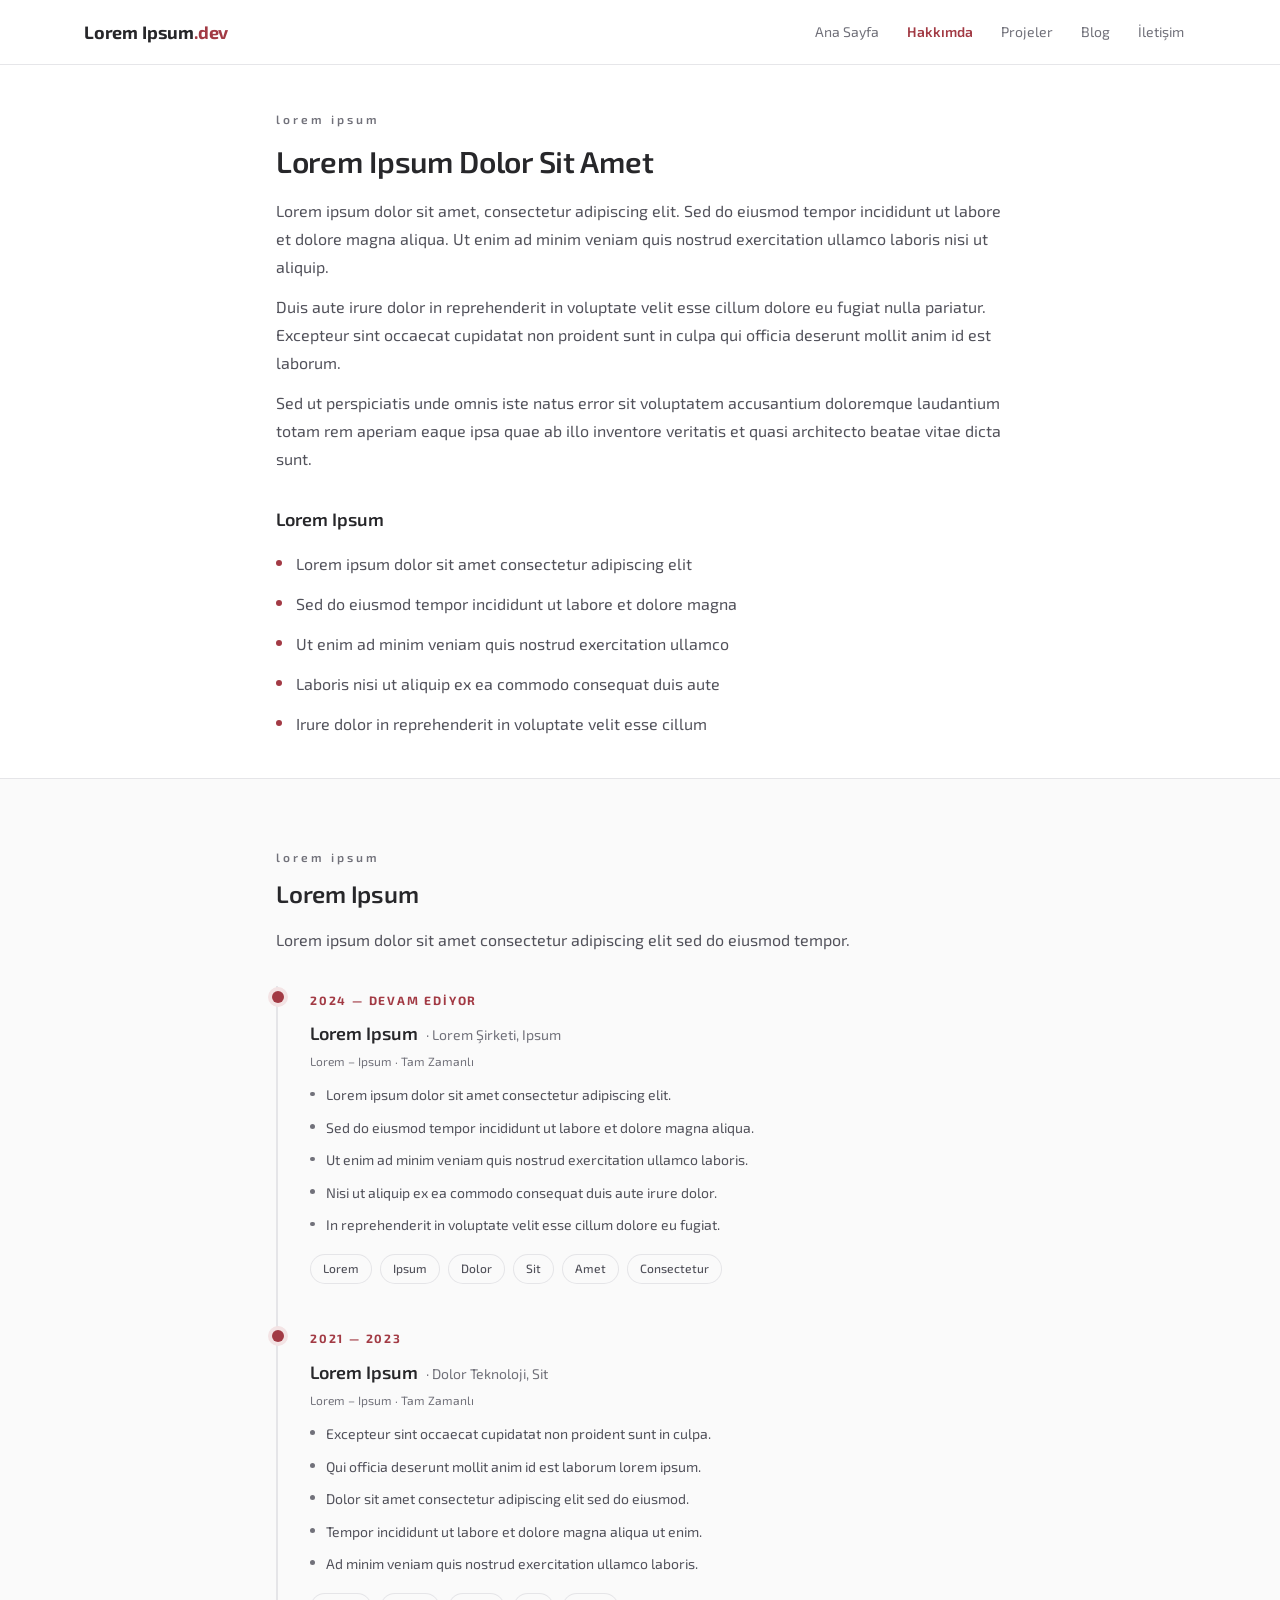
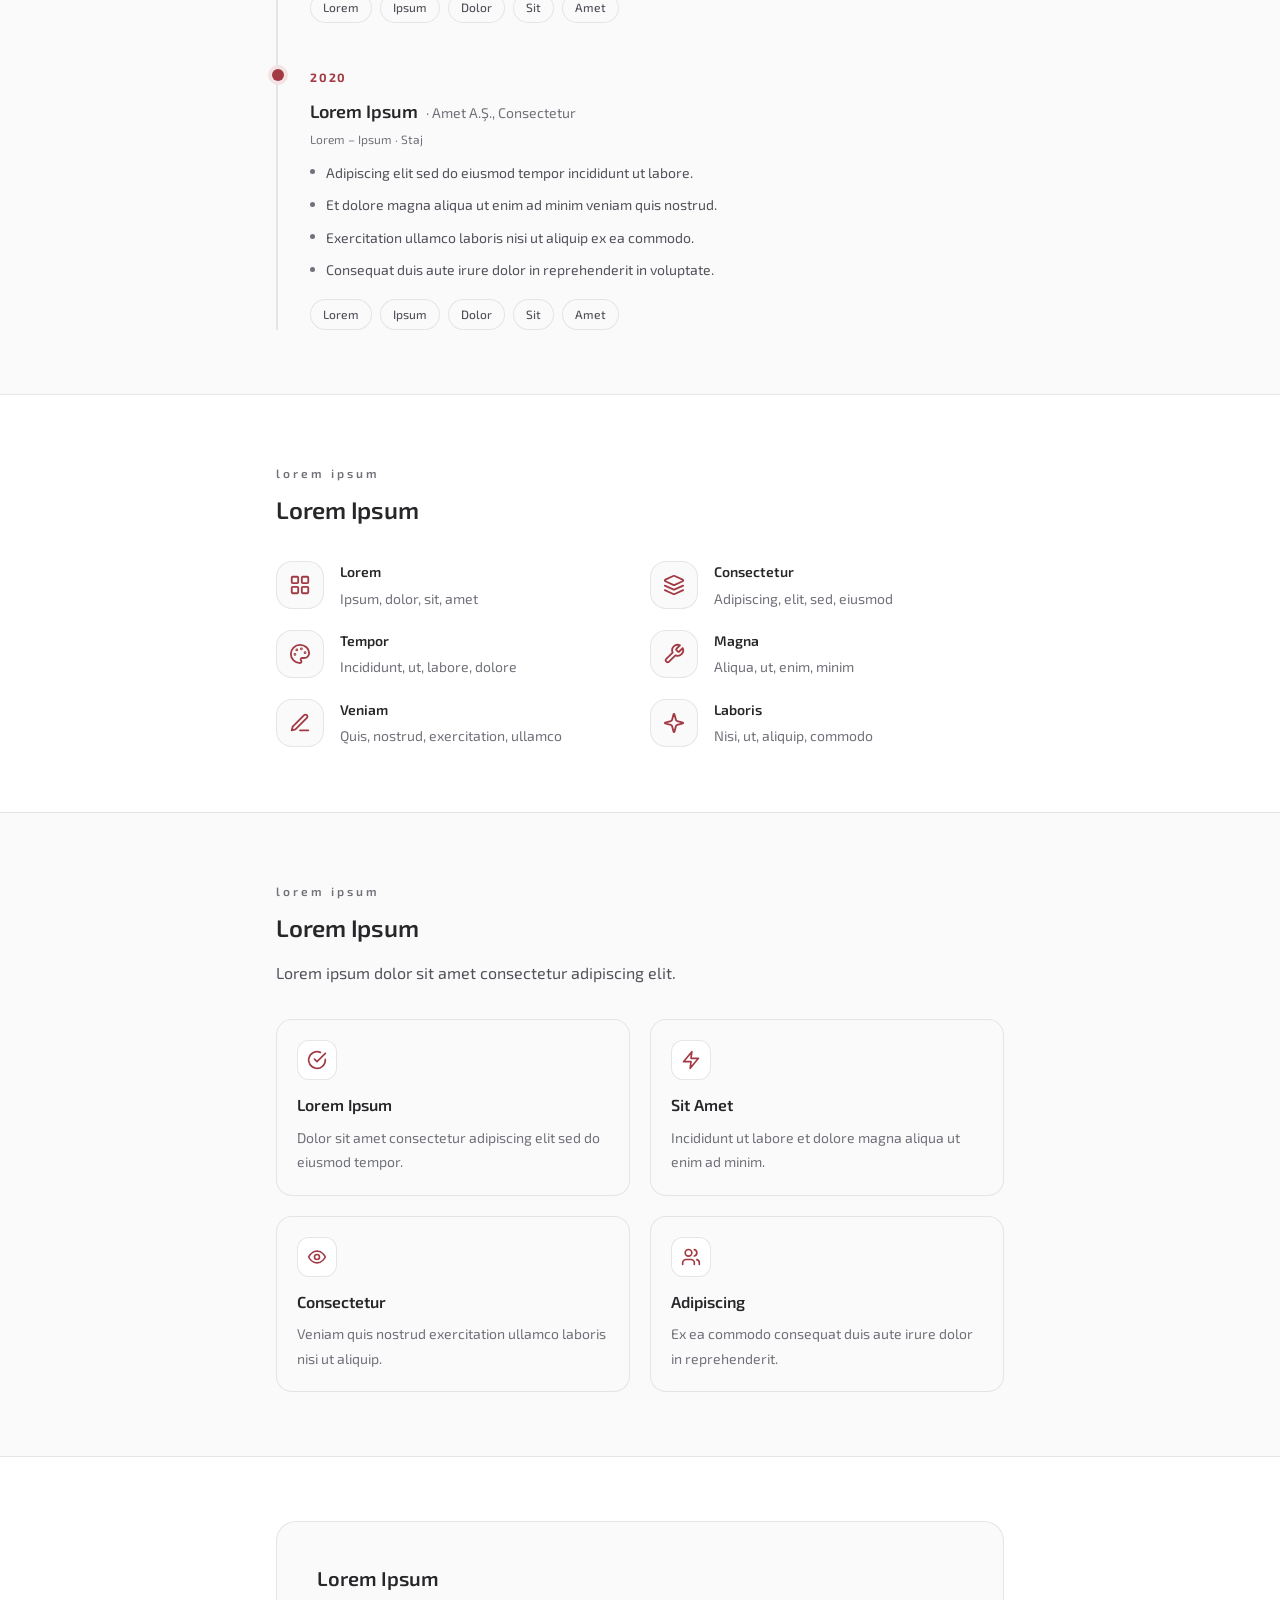
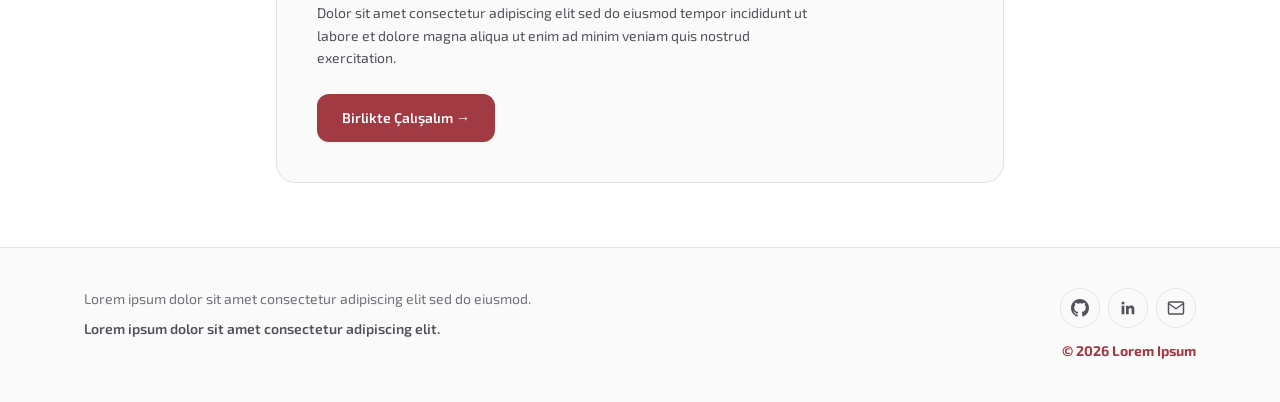
<file: about.html>
<!DOCTYPE html>
<html lang="tr">
<head>
  <meta charset="UTF-8">
  <meta name="viewport" content="width=device-width, initial-scale=1.0">
  <title>Hakkımda | Lorem Ipsum</title>
  <meta name="description" content="Lorem ipsum dolor sit amet consectetur adipiscing elit sed do eiusmod tempor.">
  <link rel="icon" href="">
  <link rel="preconnect" href="https://fonts.googleapis.com">
  <link rel="preconnect" href="https://fonts.gstatic.com" crossorigin>
  <link href="https://fonts.googleapis.com/css2?family=Exo+2:wght@400;500;600;700&display=swap" rel="stylesheet">
  <link rel="stylesheet" href="css/style.css">
</head>
<body>
  <a class="skip-link" href="#main">İçeriğe geç</a>

  <header class="site-header">
    <div class="container container--nav site-header__inner">
      <a class="brand" href="index.html">Lorem Ipsum<span class="brand__dot">.dev</span></a>
      <nav class="site-nav" aria-label="Ana navigasyon">
        <ul>
          <li><a href="index.html">Ana Sayfa</a></li>
          <li><a href="about.html" aria-current="page">Hakkımda</a></li>
          <li><a href="projects.html">Projeler</a></li>
          <li><a href="blog.html">Blog</a></li>
          <li><a href="contact.html">İletişim</a></li>
        </ul>
      </nav>
    </div>
  </header>

  <main id="main">

    <section class="section section--tight" aria-labelledby="about-heading">
      <div class="container container--content">
        <span class="eyebrow">lorem ipsum</span>
        <h1 id="about-heading" class="section-title" style="font-size: var(--fs-3xl);">
          Lorem Ipsum Dolor Sit Amet
        </h1>
        <p class="section-lede">
          Lorem ipsum dolor sit amet, consectetur adipiscing elit. Sed do eiusmod tempor incididunt ut labore et
          dolore magna aliqua. Ut enim ad minim veniam quis nostrud exercitation ullamco laboris nisi ut aliquip.
        </p>
        <p class="section-lede">
          Duis aute irure dolor in reprehenderit in voluptate velit esse cillum dolore eu fugiat nulla pariatur.
          Excepteur sint occaecat cupidatat non proident sunt in culpa qui officia deserunt mollit anim id est
          laborum.
        </p>
        <p class="section-lede">
          Sed ut perspiciatis unde omnis iste natus error sit voluptatem accusantium doloremque laudantium totam
          rem aperiam eaque ipsa quae ab illo inventore veritatis et quasi architecto beatae vitae dicta sunt.
        </p>

        <div style="margin-top: var(--sp-8);">
          <h2 class="card__title" style="margin-bottom: var(--sp-4);">Lorem Ipsum</h2>
          <ul class="bullet-list">
            <li>Lorem ipsum dolor sit amet consectetur adipiscing elit</li>
            <li>Sed do eiusmod tempor incididunt ut labore et dolore magna</li>
            <li>Ut enim ad minim veniam quis nostrud exercitation ullamco</li>
            <li>Laboris nisi ut aliquip ex ea commodo consequat duis aute</li>
            <li>Irure dolor in reprehenderit in voluptate velit esse cillum</li>
          </ul>
        </div>
      </div>
    </section>

    <section class="section section--muted" aria-labelledby="experience-heading">
      <div class="container container--content">
        <div class="section__header">
          <span class="eyebrow">lorem ipsum</span>
          <h2 id="experience-heading" class="section-title">Lorem Ipsum</h2>
          <p class="section-lede">Lorem ipsum dolor sit amet consectetur adipiscing elit sed do eiusmod tempor.</p>
        </div>

        <div class="timeline">
          <article class="timeline__item">
            <span class="timeline__year">2024 — Devam Ediyor</span>
            <div class="timeline__head">
              <h3 class="timeline__title">Lorem Ipsum</h3>
              <span class="timeline__company">· Lorem Şirketi, Ipsum</span>
            </div>
            <p class="timeline__meta">Lorem – Ipsum · Tam Zamanlı</p>
            <ul class="timeline__list">
              <li>Lorem ipsum dolor sit amet consectetur adipiscing elit.</li>
              <li>Sed do eiusmod tempor incididunt ut labore et dolore magna aliqua.</li>
              <li>Ut enim ad minim veniam quis nostrud exercitation ullamco laboris.</li>
              <li>Nisi ut aliquip ex ea commodo consequat duis aute irure dolor.</li>
              <li>In reprehenderit in voluptate velit esse cillum dolore eu fugiat.</li>
            </ul>
            <div class="timeline__tags tag-list">
              <span class="tag">Lorem</span>
              <span class="tag">Ipsum</span>
              <span class="tag">Dolor</span>
              <span class="tag">Sit</span>
              <span class="tag">Amet</span>
              <span class="tag">Consectetur</span>
            </div>
          </article>

          <article class="timeline__item">
            <span class="timeline__year">2021 — 2023</span>
            <div class="timeline__head">
              <h3 class="timeline__title">Lorem Ipsum</h3>
              <span class="timeline__company">· Dolor Teknoloji, Sit</span>
            </div>
            <p class="timeline__meta">Lorem – Ipsum · Tam Zamanlı</p>
            <ul class="timeline__list">
              <li>Excepteur sint occaecat cupidatat non proident sunt in culpa.</li>
              <li>Qui officia deserunt mollit anim id est laborum lorem ipsum.</li>
              <li>Dolor sit amet consectetur adipiscing elit sed do eiusmod.</li>
              <li>Tempor incididunt ut labore et dolore magna aliqua ut enim.</li>
              <li>Ad minim veniam quis nostrud exercitation ullamco laboris.</li>
            </ul>
            <div class="timeline__tags tag-list">
              <span class="tag">Lorem</span>
              <span class="tag">Ipsum</span>
              <span class="tag">Dolor</span>
              <span class="tag">Sit</span>
              <span class="tag">Amet</span>
            </div>
          </article>

          <article class="timeline__item">
            <span class="timeline__year">2020</span>
            <div class="timeline__head">
              <h3 class="timeline__title">Lorem Ipsum</h3>
              <span class="timeline__company">· Amet A.Ş., Consectetur</span>
            </div>
            <p class="timeline__meta">Lorem – Ipsum · Staj</p>
            <ul class="timeline__list">
              <li>Adipiscing elit sed do eiusmod tempor incididunt ut labore.</li>
              <li>Et dolore magna aliqua ut enim ad minim veniam quis nostrud.</li>
              <li>Exercitation ullamco laboris nisi ut aliquip ex ea commodo.</li>
              <li>Consequat duis aute irure dolor in reprehenderit in voluptate.</li>
            </ul>
            <div class="timeline__tags tag-list">
              <span class="tag">Lorem</span>
              <span class="tag">Ipsum</span>
              <span class="tag">Dolor</span>
              <span class="tag">Sit</span>
              <span class="tag">Amet</span>
            </div>
          </article>
        </div>
      </div>
    </section>

    <section class="section" aria-labelledby="tech-heading">
      <div class="container container--content">
        <div class="section__header">
          <span class="eyebrow">lorem ipsum</span>
          <h2 id="tech-heading" class="section-title">Lorem Ipsum</h2>
        </div>

        <div class="tech-grid">
          <div class="tech-item">
            <div class="tech-item__icon">
              <svg width="22" height="22" viewBox="0 0 24 24" fill="none" stroke="currentColor" stroke-width="2" stroke-linecap="round" stroke-linejoin="round" aria-hidden="true"><rect x="3" y="3" width="7" height="7" rx="1"/><rect x="14" y="3" width="7" height="7" rx="1"/><rect x="14" y="14" width="7" height="7" rx="1"/><rect x="3" y="14" width="7" height="7" rx="1"/></svg>
            </div>
            <div>
              <p class="tech-item__title">Lorem</p>
              <p class="tech-item__desc">Ipsum, dolor, sit, amet</p>
            </div>
          </div>
          <div class="tech-item">
            <div class="tech-item__icon">
              <svg width="22" height="22" viewBox="0 0 24 24" fill="none" stroke="currentColor" stroke-width="2" stroke-linecap="round" stroke-linejoin="round" aria-hidden="true"><path d="m12.83 2.18a2 2 0 0 0-1.66 0L2.6 6.08a1 1 0 0 0 0 1.83l8.58 3.91a2 2 0 0 0 1.66 0l8.58-3.9a1 1 0 0 0 0-1.83Z"/><path d="m22 17.65-9.17 4.16a2 2 0 0 1-1.66 0L2 17.65"/><path d="m22 12.65-9.17 4.16a2 2 0 0 1-1.66 0L2 12.65"/></svg>
            </div>
            <div>
              <p class="tech-item__title">Consectetur</p>
              <p class="tech-item__desc">Adipiscing, elit, sed, eiusmod</p>
            </div>
          </div>
          <div class="tech-item">
            <div class="tech-item__icon">
              <svg width="22" height="22" viewBox="0 0 24 24" fill="none" stroke="currentColor" stroke-width="2" stroke-linecap="round" stroke-linejoin="round" aria-hidden="true"><circle cx="13.5" cy="6.5" r=".5"/><circle cx="17.5" cy="10.5" r=".5"/><circle cx="8.5" cy="7.5" r=".5"/><circle cx="6.5" cy="12.5" r=".5"/><path d="M12 2C6.5 2 2 6.5 2 12s4.5 10 10 10c.926 0 1.648-.746 1.648-1.688 0-.437-.18-.835-.437-1.125-.29-.289-.438-.652-.438-1.125a1.64 1.64 0 0 1 1.668-1.668h1.996c3.051 0 5.555-2.503 5.555-5.554C21.965 6.012 17.461 2 12 2z"/></svg>
            </div>
            <div>
              <p class="tech-item__title">Tempor</p>
              <p class="tech-item__desc">Incididunt, ut, labore, dolore</p>
            </div>
          </div>
          <div class="tech-item">
            <div class="tech-item__icon">
              <svg width="22" height="22" viewBox="0 0 24 24" fill="none" stroke="currentColor" stroke-width="2" stroke-linecap="round" stroke-linejoin="round" aria-hidden="true"><path d="M14.7 6.3a1 1 0 0 0 0 1.4l1.6 1.6a1 1 0 0 0 1.4 0l3.77-3.77a6 6 0 0 1-7.94 7.94l-6.91 6.91a2.12 2.12 0 0 1-3-3l6.91-6.91a6 6 0 0 1 7.94-7.94l-3.76 3.76z"/></svg>
            </div>
            <div>
              <p class="tech-item__title">Magna</p>
              <p class="tech-item__desc">Aliqua, ut, enim, minim</p>
            </div>
          </div>
          <div class="tech-item">
            <div class="tech-item__icon">
              <svg width="22" height="22" viewBox="0 0 24 24" fill="none" stroke="currentColor" stroke-width="2" stroke-linecap="round" stroke-linejoin="round" aria-hidden="true"><path d="M12 20h9"/><path d="M16.5 3.5a2.121 2.121 0 0 1 3 3L7 19l-4 1 1-4Z"/></svg>
            </div>
            <div>
              <p class="tech-item__title">Veniam</p>
              <p class="tech-item__desc">Quis, nostrud, exercitation, ullamco</p>
            </div>
          </div>
          <div class="tech-item">
            <div class="tech-item__icon">
              <svg width="22" height="22" viewBox="0 0 24 24" fill="none" stroke="currentColor" stroke-width="2" stroke-linecap="round" stroke-linejoin="round" aria-hidden="true"><path d="M9.937 15.5A2 2 0 0 0 8.5 14.063l-6.135-1.582a.5.5 0 0 1 0-.962L8.5 9.936A2 2 0 0 0 9.937 8.5l1.582-6.135a.5.5 0 0 1 .963 0L14.063 8.5A2 2 0 0 0 15.5 9.937l6.135 1.581a.5.5 0 0 1 0 .964L15.5 14.063a2 2 0 0 0-1.437 1.437l-1.582 6.135a.5.5 0 0 1-.963 0z"/></svg>
            </div>
            <div>
              <p class="tech-item__title">Laboris</p>
              <p class="tech-item__desc">Nisi, ut, aliquip, commodo</p>
            </div>
          </div>
        </div>
      </div>
    </section>

    <section class="section section--muted" aria-labelledby="principles-heading">
      <div class="container container--content">
        <div class="section__header">
          <span class="eyebrow">lorem ipsum</span>
          <h2 id="principles-heading" class="section-title">Lorem Ipsum</h2>
          <p class="section-lede">Lorem ipsum dolor sit amet consectetur adipiscing elit.</p>
        </div>

        <div class="principle-grid">
          <div class="principle-card">
            <div class="principle-card__icon">
              <svg width="20" height="20" viewBox="0 0 24 24" fill="none" stroke="currentColor" stroke-width="2" stroke-linecap="round" stroke-linejoin="round" aria-hidden="true"><path d="M22 11.08V12a10 10 0 1 1-5.93-9.14"/><polyline points="22 4 12 14.01 9 11.01"/></svg>
            </div>
            <h3 class="principle-card__title">Lorem Ipsum</h3>
            <p class="principle-card__desc">Dolor sit amet consectetur adipiscing elit sed do eiusmod tempor.</p>
          </div>
          <div class="principle-card">
            <div class="principle-card__icon">
              <svg width="20" height="20" viewBox="0 0 24 24" fill="none" stroke="currentColor" stroke-width="2" stroke-linecap="round" stroke-linejoin="round" aria-hidden="true"><polygon points="13 2 3 14 12 14 11 22 21 10 12 10 13 2"/></svg>
            </div>
            <h3 class="principle-card__title">Sit Amet</h3>
            <p class="principle-card__desc">Incididunt ut labore et dolore magna aliqua ut enim ad minim.</p>
          </div>
          <div class="principle-card">
            <div class="principle-card__icon">
              <svg width="20" height="20" viewBox="0 0 24 24" fill="none" stroke="currentColor" stroke-width="2" stroke-linecap="round" stroke-linejoin="round" aria-hidden="true"><path d="M2 12s3.5-7 10-7 10 7 10 7-3.5 7-10 7-10-7-10-7Z"/><circle cx="12" cy="12" r="3"/></svg>
            </div>
            <h3 class="principle-card__title">Consectetur</h3>
            <p class="principle-card__desc">Veniam quis nostrud exercitation ullamco laboris nisi ut aliquip.</p>
          </div>
          <div class="principle-card">
            <div class="principle-card__icon">
              <svg width="20" height="20" viewBox="0 0 24 24" fill="none" stroke="currentColor" stroke-width="2" stroke-linecap="round" stroke-linejoin="round" aria-hidden="true"><path d="M16 21v-2a4 4 0 0 0-4-4H6a4 4 0 0 0-4 4v2"/><circle cx="9" cy="7" r="4"/><path d="M22 21v-2a4 4 0 0 0-3-3.87"/><path d="M16 3.13a4 4 0 0 1 0 7.75"/></svg>
            </div>
            <h3 class="principle-card__title">Adipiscing</h3>
            <p class="principle-card__desc">Ex ea commodo consequat duis aute irure dolor in reprehenderit.</p>
          </div>
        </div>
      </div>
    </section>

    <section class="section" aria-labelledby="goal-heading">
      <div class="container container--content">
        <div class="cta-band">
          <div>
            <h2 id="goal-heading" class="cta-band__title">Lorem Ipsum</h2>
            <p class="cta-band__desc">
              Dolor sit amet consectetur adipiscing elit sed do eiusmod tempor incididunt ut labore et dolore
              magna aliqua ut enim ad minim veniam quis nostrud exercitation.
            </p>
          </div>
          <a class="btn btn--primary" href="contact.html">Birlikte Çalışalım →</a>
        </div>
      </div>
    </section>

  </main>
  <footer class="site-footer">
    <div class="container container--nav site-footer__inner">
      <div class="site-footer__about">
        <p>Lorem ipsum dolor sit amet consectetur adipiscing elit sed do eiusmod.</p>
        <p class="site-footer__stack">Lorem ipsum dolor sit amet consectetur adipiscing elit.</p>
      </div>
      <div class="site-footer__meta">
        <div class="site-footer__socials">
 
            <a class="icon-link" href="" target="_blank" rel="noopener noreferrer" aria-label="GitHub profilim">
              <svg width="18" height="18" viewBox="0 0 24 24" fill="currentColor" aria-hidden="true"><path d="M12 0C5.37 0 0 5.37 0 12c0 5.31 3.438 9.8 8.205 11.387.6.113.82-.26.82-.577v-2.234c-3.338.726-4.033-1.416-4.033-1.416-.546-1.387-1.333-1.756-1.333-1.756-1.089-.745.082-.729.082-.729 1.205.084 1.838 1.238 1.838 1.238 1.07 1.834 2.807 1.304 3.492.997.108-.775.418-1.304.762-1.603-2.665-.303-5.466-1.332-5.466-5.931 0-1.31.468-2.381 1.235-3.221-.123-.303-.535-1.522.117-3.176 0 0 1.008-.322 3.3 1.23a11.55 11.55 0 0 1 3-.404c1.02.005 2.047.138 3 .404 2.288-1.552 3.294-1.23 3.294-1.23.654 1.654.242 2.873.12 3.176.77.84 1.233 1.911 1.233 3.221 0 4.61-2.807 5.625-5.48 5.921.43.372.813 1.104.813 2.226v3.293c0 .32.216.694.825.576C20.565 21.796 24 17.31 24 12c0-6.63-5.37-12-12-12z"/></svg>
            </a>
            <a class="icon-link" href="" target="_blank" rel="noopener noreferrer" aria-label="LinkedIn profilim">
              <svg width="18" height="18" viewBox="0 0 24 24" fill="currentColor" aria-hidden="true"><path d="M20.447 20.452h-3.554v-5.569c0-1.328-.027-3.037-1.852-3.037-1.853 0-2.136 1.446-2.136 2.94v5.666H9.351V9h3.414v1.561h.049c.475-.9 1.637-1.85 3.37-1.85 3.601 0 4.267 2.37 4.267 5.455v6.286zM5.337 7.433a2.062 2.062 0 1 1 0-4.124 2.062 2.062 0 0 1 0 4.124zM7.114 20.452H3.558V9h3.556v11.452z"/></svg>
            </a>
            <a class="icon-link" href="" aria-label="Bana e-posta gönder">
              <svg width="18" height="18" viewBox="0 0 24 24" fill="none" stroke="currentColor" stroke-width="2" stroke-linecap="round" stroke-linejoin="round" aria-hidden="true"><rect x="2" y="4" width="20" height="16" rx="2"/><path d="m22 6-10 7L2 6"/></svg>
            </a>

       
        </div>
        <p class="site-footer__copyright">© 2026 Lorem Ipsum</p>
      </div>
    </div>
  </footer>

</body>
</html>
</file>
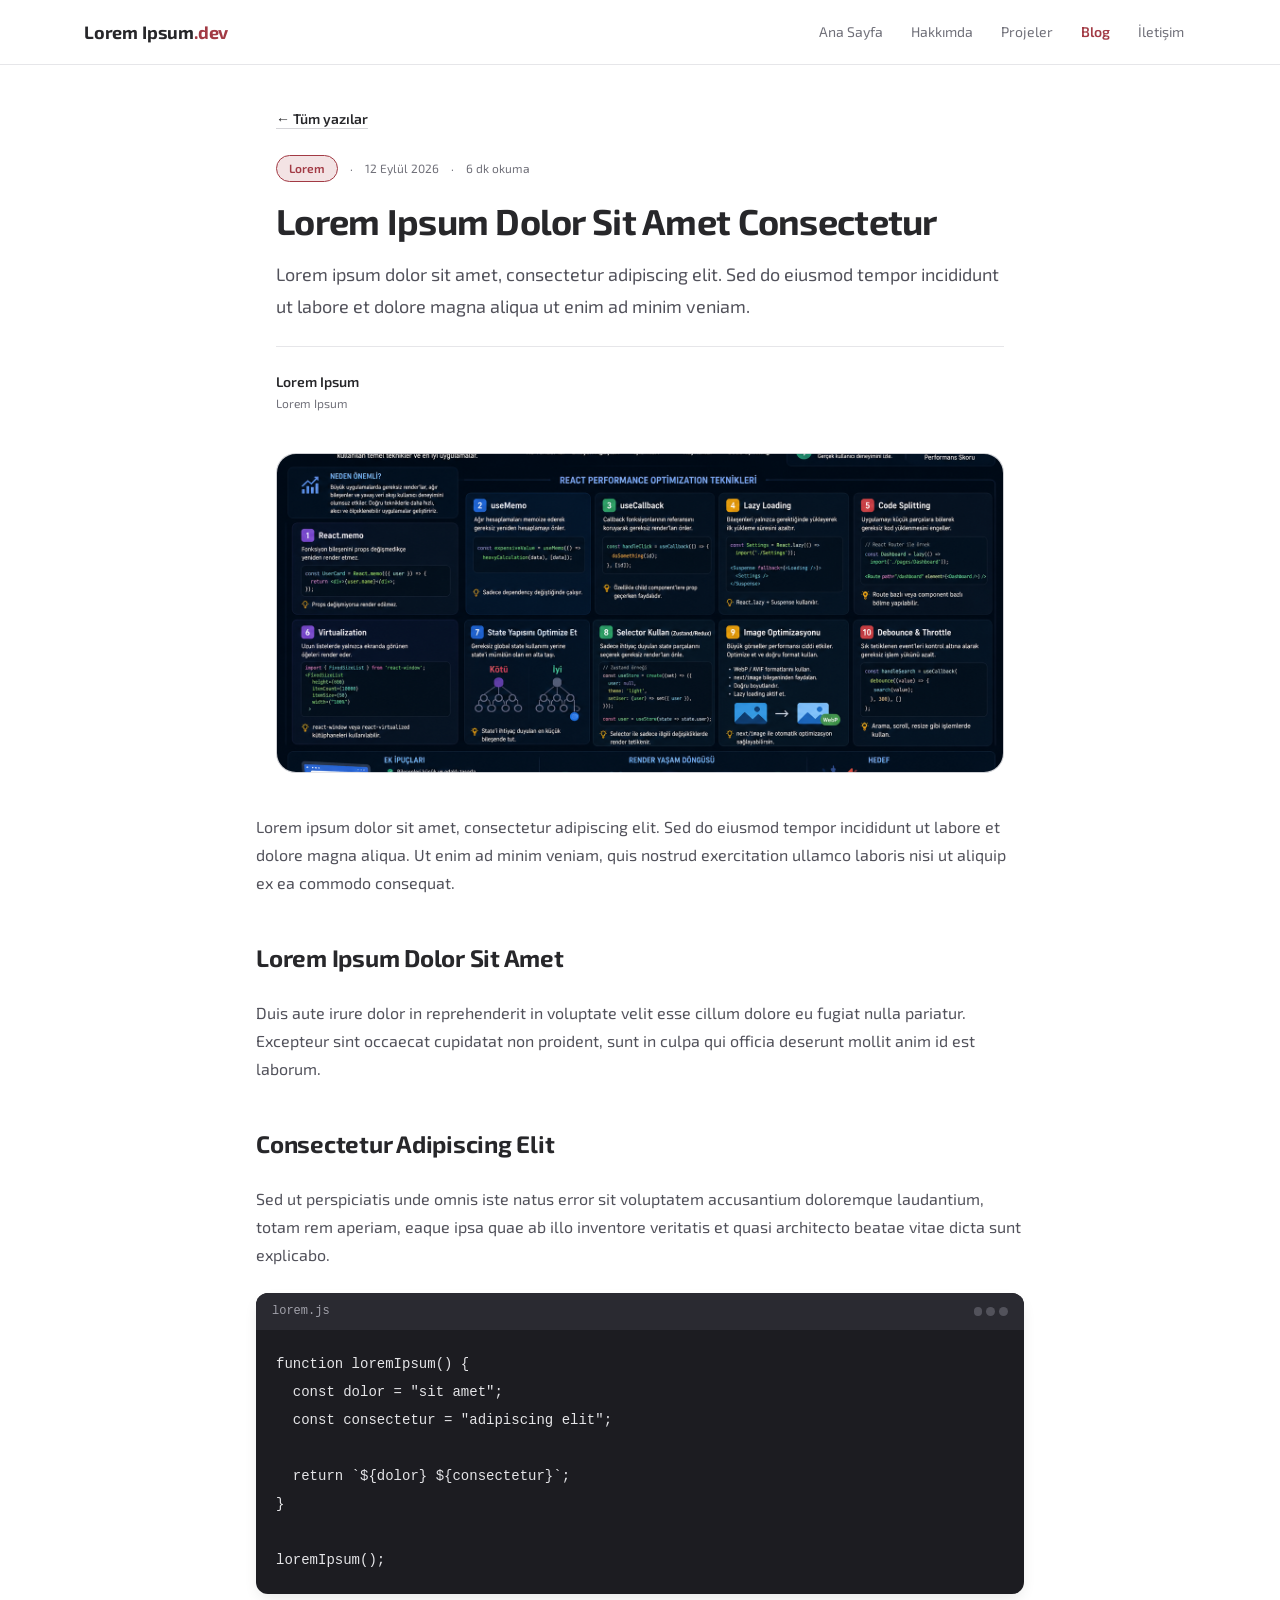
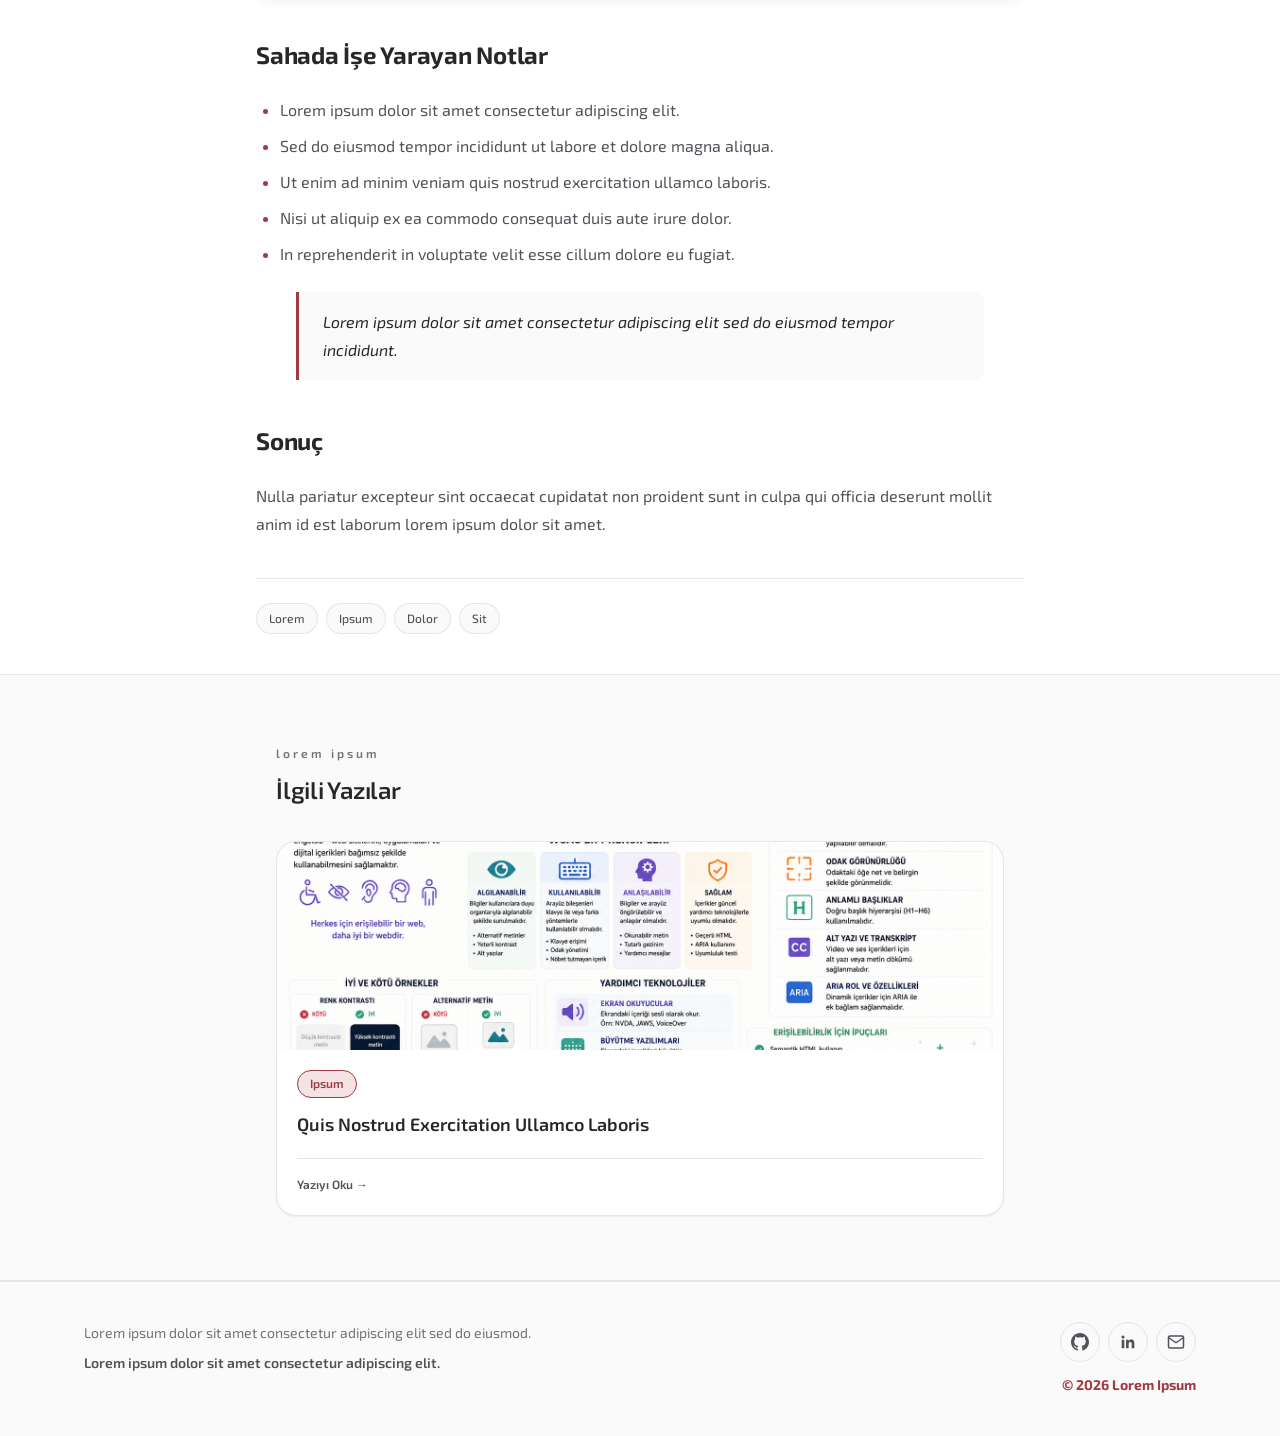
<file: blog-detail.html>
<!DOCTYPE html>
<html lang="tr">
<head>
  <meta charset="UTF-8">
  <meta name="viewport" content="width=device-width, initial-scale=1.0">
  <title>Lorem Ipsum Dolor Sit Amet Consectetur | Lorem Ipsum</title>
  <meta name="description" content="Lorem ipsum dolor sit amet consectetur adipiscing elit sed do eiusmod tempor.">
  <link rel="icon" href="">
  <link rel="preconnect" href="https://fonts.googleapis.com">
  <link rel="preconnect" href="https://fonts.gstatic.com" crossorigin>
  <link href="https://fonts.googleapis.com/css2?family=Exo+2:wght@400;500;600;700&display=swap" rel="stylesheet">
  <link rel="stylesheet" href="css/style.css">
</head>
<body>
  <a class="skip-link" href="#main">İçeriğe geç</a>

  <header class="site-header">
    <div class="container container--nav site-header__inner">
      <a class="brand" href="index.html">Lorem Ipsum<span class="brand__dot">.dev</span></a>
      <nav class="site-nav" aria-label="Ana navigasyon">
        <ul>
          <li><a href="index.html">Ana Sayfa</a></li>
          <li><a href="about.html">Hakkımda</a></li>
          <li><a href="projects.html">Projeler</a></li>
          <li><a href="blog.html" aria-current="page">Blog</a></li>
          <li><a href="contact.html">İletişim</a></li>
        </ul>
      </nav>
    </div>
  </header>

  <main id="main">
    <article class="section section--tight">
      <div class="container container--content">
        <a class="text-link" href="blog.html">← Tüm yazılar</a>
      </div>

      <header class="article-header container container--content" style="margin-top: var(--sp-6);">
        <div class="article-meta">
          <span class="badge badge--accent">Lorem</span>
          <span>·</span>
          <time datetime="2026-09-12">12 Eylül 2026</time>
          <span>·</span>
          <span>6 dk okuma</span>
        </div>
        <h1 class="article-title">Lorem Ipsum Dolor Sit Amet Consectetur</h1>
        <p class="article-lede">
          Lorem ipsum dolor sit amet, consectetur adipiscing elit. Sed do eiusmod tempor incididunt ut labore et
          dolore magna aliqua ut enim ad minim veniam.
        </p>
        <div class="article-byline">
          <div>
            <p class="article-byline__name">Lorem Ipsum</p>
            <p class="article-byline__role">Lorem Ipsum</p>
          </div>
        </div>
      </header>

      <div class="container container--content">
        <div class="article-cover" style="background-image: url('assets/images/blog/performance-optimization.png');" role="img" aria-label="Lorem ipsum örnek görsel"></div>
      </div>

      <div class="prose">
        <p>
          Lorem ipsum dolor sit amet, consectetur adipiscing elit. Sed do eiusmod tempor incididunt ut labore et
          dolore magna aliqua. Ut enim ad minim veniam, quis nostrud exercitation ullamco laboris nisi ut aliquip
          ex ea commodo consequat.
        </p>

        <h2>Lorem Ipsum Dolor Sit Amet</h2>
        <p>
          Duis aute irure dolor in reprehenderit in voluptate velit esse cillum dolore eu fugiat nulla pariatur.
          Excepteur sint occaecat cupidatat non proident, sunt in culpa qui officia deserunt mollit anim id est
          laborum.
        </p>

        <h2>Consectetur Adipiscing Elit</h2>
        <p>
          Sed ut perspiciatis unde omnis iste natus error sit voluptatem accusantium doloremque laudantium, totam
          rem aperiam, eaque ipsa quae ab illo inventore veritatis et quasi architecto beatae vitae dicta sunt
          explicabo.
        </p>

        <div class="code-block">
          <div class="code-block__chrome">
            <span class="code-block__lang">lorem.js</span>
            <span class="code-block__dots"><span></span><span></span><span></span></span>
          </div>
          <pre><code>function loremIpsum() {
  const dolor = "sit amet";
  const consectetur = "adipiscing elit";

  return `${dolor} ${consectetur}`;
}

loremIpsum();</code></pre>
        </div>

        <h2>Sahada İşe Yarayan Notlar</h2>
        <ul>
          <li>Lorem ipsum dolor sit amet consectetur adipiscing elit.</li>
          <li>Sed do eiusmod tempor incididunt ut labore et dolore magna aliqua.</li>
          <li>Ut enim ad minim veniam quis nostrud exercitation ullamco laboris.</li>
          <li>Nisi ut aliquip ex ea commodo consequat duis aute irure dolor.</li>
          <li>In reprehenderit in voluptate velit esse cillum dolore eu fugiat.</li>
        </ul>

        <blockquote>
          Lorem ipsum dolor sit amet consectetur adipiscing elit sed do eiusmod tempor incididunt.
        </blockquote>

        <h2>Sonuç</h2>
        <p>
          Nulla pariatur excepteur sint occaecat cupidatat non proident sunt in culpa qui officia deserunt mollit
          anim id est laborum lorem ipsum dolor sit amet.
        </p>
      </div>

      <div class="article-tags">
        <div class="tag-list">
          <span class="tag">Lorem</span>
          <span class="tag">Ipsum</span>
          <span class="tag">Dolor</span>
          <span class="tag">Sit</span>
        </div>
      </div>
    </article>

    <section class="section section--muted" aria-labelledby="related-heading">
      <div class="container container--content">
        <div class="section__header">
          <span class="eyebrow">lorem ipsum</span>
          <h2 id="related-heading" class="section-title">İlgili Yazılar</h2>
        </div>

        <div class="related-grid">
          <article class="card">
            <div class="card__media">
              <img class="card__media-img" src="assets/images/blog/a11y.png" alt="Lorem ipsum örnek görsel" loading="lazy">
            </div>
            <div class="card__body">
              <div class="card__head">
                <span class="badge badge--accent">Ipsum</span>
              </div>
              <h3 class="card__title"><a href="blog-detail.html">Quis Nostrud Exercitation Ullamco Laboris</a></h3>
              <div class="card__footer">
                <div class="card__links">
                  <a href="blog-detail.html">Yazıyı Oku →</a>
                </div>
              </div>
            </div>
          </article>
        </div>
      </div>
    </section>
  </main>

  <footer class="site-footer">
    <div class="container container--nav site-footer__inner">
      <div class="site-footer__about">
        <p>Lorem ipsum dolor sit amet consectetur adipiscing elit sed do eiusmod.</p>
        <p class="site-footer__stack">Lorem ipsum dolor sit amet consectetur adipiscing elit.</p>
      </div>
      <div class="site-footer__meta">
        <div class="site-footer__socials">
 
            <a class="icon-link" href="" target="_blank" rel="noopener noreferrer" aria-label="GitHub profilim">
              <svg width="18" height="18" viewBox="0 0 24 24" fill="currentColor" aria-hidden="true"><path d="M12 0C5.37 0 0 5.37 0 12c0 5.31 3.438 9.8 8.205 11.387.6.113.82-.26.82-.577v-2.234c-3.338.726-4.033-1.416-4.033-1.416-.546-1.387-1.333-1.756-1.333-1.756-1.089-.745.082-.729.082-.729 1.205.084 1.838 1.238 1.838 1.238 1.07 1.834 2.807 1.304 3.492.997.108-.775.418-1.304.762-1.603-2.665-.303-5.466-1.332-5.466-5.931 0-1.31.468-2.381 1.235-3.221-.123-.303-.535-1.522.117-3.176 0 0 1.008-.322 3.3 1.23a11.55 11.55 0 0 1 3-.404c1.02.005 2.047.138 3 .404 2.288-1.552 3.294-1.23 3.294-1.23.654 1.654.242 2.873.12 3.176.77.84 1.233 1.911 1.233 3.221 0 4.61-2.807 5.625-5.48 5.921.43.372.813 1.104.813 2.226v3.293c0 .32.216.694.825.576C20.565 21.796 24 17.31 24 12c0-6.63-5.37-12-12-12z"/></svg>
            </a>
            <a class="icon-link" href="" target="_blank" rel="noopener noreferrer" aria-label="LinkedIn profilim">
              <svg width="18" height="18" viewBox="0 0 24 24" fill="currentColor" aria-hidden="true"><path d="M20.447 20.452h-3.554v-5.569c0-1.328-.027-3.037-1.852-3.037-1.853 0-2.136 1.446-2.136 2.94v5.666H9.351V9h3.414v1.561h.049c.475-.9 1.637-1.85 3.37-1.85 3.601 0 4.267 2.37 4.267 5.455v6.286zM5.337 7.433a2.062 2.062 0 1 1 0-4.124 2.062 2.062 0 0 1 0 4.124zM7.114 20.452H3.558V9h3.556v11.452z"/></svg>
            </a>
            <a class="icon-link" href="" aria-label="Bana e-posta gönder">
              <svg width="18" height="18" viewBox="0 0 24 24" fill="none" stroke="currentColor" stroke-width="2" stroke-linecap="round" stroke-linejoin="round" aria-hidden="true"><rect x="2" y="4" width="20" height="16" rx="2"/><path d="m22 6-10 7L2 6"/></svg>
            </a>

       
        </div>
        <p class="site-footer__copyright">© 2026 Lorem Ipsum</p>
      </div>
    </div>
  </footer>
</body>
</html>
</file>
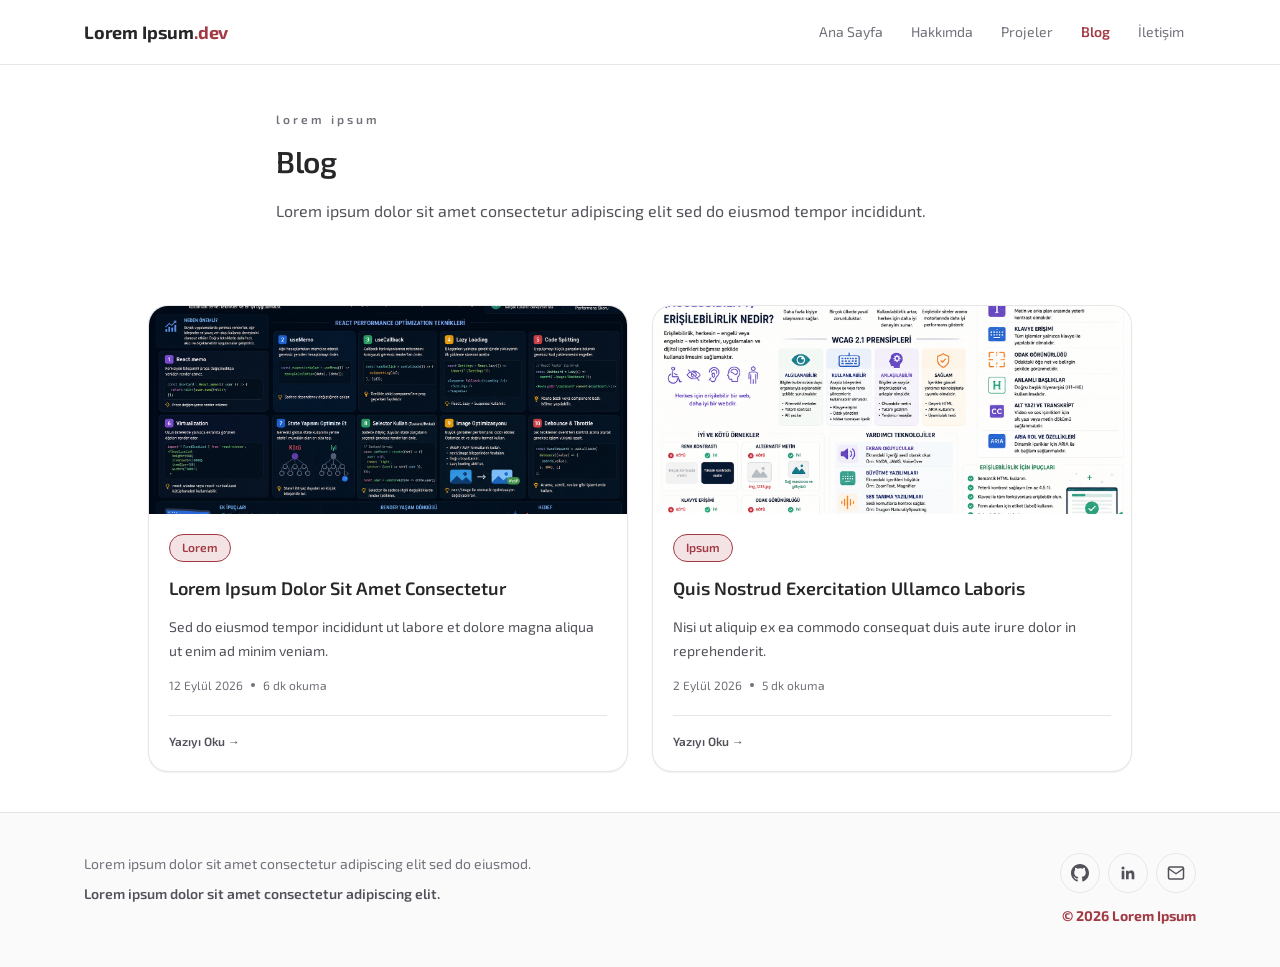
<file: blog.html>
<!DOCTYPE html>
<html lang="tr">
<head>
  <meta charset="UTF-8">
  <meta name="viewport" content="width=device-width, initial-scale=1.0">
  <title>Blog | Lorem Ipsum</title>
  <meta name="description" content="Lorem ipsum dolor sit amet consectetur adipiscing elit.">
  <link rel="icon" href="">
  <link rel="preconnect" href="https://fonts.googleapis.com">
  <link rel="preconnect" href="https://fonts.gstatic.com" crossorigin>
  <link href="https://fonts.googleapis.com/css2?family=Exo+2:wght@400;500;600;700&display=swap" rel="stylesheet">
  <link rel="stylesheet" href="css/style.css">
</head>
<body>
  <a class="skip-link" href="#main">İçeriğe geç</a>

  <header class="site-header">
    <div class="container container--nav site-header__inner">
      <a class="brand" href="index.html">Lorem Ipsum<span class="brand__dot">.dev</span></a>
      <nav class="site-nav" aria-label="Ana navigasyon">
        <ul>
          <li><a href="index.html">Ana Sayfa</a></li>
          <li><a href="about.html">Hakkımda</a></li>
          <li><a href="projects.html">Projeler</a></li>
          <li><a href="blog.html" aria-current="page">Blog</a></li>
          <li><a href="contact.html">İletişim</a></li>
        </ul>
      </nav>
    </div>
  </header>

  <main id="main">
    <section class="section section--tight" aria-labelledby="blog-heading">
      <div class="container container--content">
        <span class="eyebrow">lorem ipsum</span>
        <h1 id="blog-heading" class="section-title" style="font-size: var(--fs-3xl);">Blog</h1>
        <p class="section-lede">Lorem ipsum dolor sit amet consectetur adipiscing elit sed do eiusmod tempor incididunt.</p>
      </div>
    </section>

    <section class="section section--tight" aria-label="Blog yazıları">
      <div class="container container--wide">
        <div class="card-grid">

          <article class="card">
            <div class="card__media">
              <img class="card__media-img" src="assets/images/blog/performance-optimization.png" alt="Lorem ipsum örnek görsel" loading="lazy">
            </div>
            <div class="card__body">
              <div class="card__head">
                <span class="badge badge--accent">Lorem</span>
              </div>
              <h2 class="card__title"><a href="blog-detail.html">Lorem Ipsum Dolor Sit Amet Consectetur</a></h2>
              <p class="card__desc">Sed do eiusmod tempor incididunt ut labore et dolore magna aliqua ut enim ad minim veniam.</p>
              <div class="card__meta">
                <time datetime="2026-09-12">12 Eylül 2026</time>
                <span class="dot" aria-hidden="true"></span>
                <span>6 dk okuma</span>
              </div>
              <div class="card__footer">
                <div class="card__links">
                  <a href="blog-detail.html" aria-label="Lorem Ipsum yazısını oku">Yazıyı Oku →</a>
                </div>
              </div>
            </div>
          </article>

          <article class="card">
            <div class="card__media">
              <img class="card__media-img" src="assets/images/blog/a11y.png" alt="Lorem ipsum örnek görsel" loading="lazy">
            </div>
            <div class="card__body">
              <div class="card__head">
                <span class="badge badge--accent">Ipsum</span>
              </div>
              <h2 class="card__title"><a href="blog-detail.html">Quis Nostrud Exercitation Ullamco Laboris</a></h2>
              <p class="card__desc">Nisi ut aliquip ex ea commodo consequat duis aute irure dolor in reprehenderit.</p>
              <div class="card__meta">
                <time datetime="2026-09-02">2 Eylül 2026</time>
                <span class="dot" aria-hidden="true"></span>
                <span>5 dk okuma</span>
              </div>
              <div class="card__footer">
                <div class="card__links">
                  <a href="blog-detail.html" aria-label="Ipsum yazısını oku">Yazıyı Oku →</a>
                </div>
              </div>
            </div>
          </article>

        </div>
      </div>
    </section>
  </main>

  <footer class="site-footer">
    <div class="container container--nav site-footer__inner">
      <div class="site-footer__about">
        <p>Lorem ipsum dolor sit amet consectetur adipiscing elit sed do eiusmod.</p>
        <p class="site-footer__stack">Lorem ipsum dolor sit amet consectetur adipiscing elit.</p>
      </div>
      <div class="site-footer__meta">
        <div class="site-footer__socials">
 
            <a class="icon-link" href="" target="_blank" rel="noopener noreferrer" aria-label="GitHub profilim">
              <svg width="18" height="18" viewBox="0 0 24 24" fill="currentColor" aria-hidden="true"><path d="M12 0C5.37 0 0 5.37 0 12c0 5.31 3.438 9.8 8.205 11.387.6.113.82-.26.82-.577v-2.234c-3.338.726-4.033-1.416-4.033-1.416-.546-1.387-1.333-1.756-1.333-1.756-1.089-.745.082-.729.082-.729 1.205.084 1.838 1.238 1.838 1.238 1.07 1.834 2.807 1.304 3.492.997.108-.775.418-1.304.762-1.603-2.665-.303-5.466-1.332-5.466-5.931 0-1.31.468-2.381 1.235-3.221-.123-.303-.535-1.522.117-3.176 0 0 1.008-.322 3.3 1.23a11.55 11.55 0 0 1 3-.404c1.02.005 2.047.138 3 .404 2.288-1.552 3.294-1.23 3.294-1.23.654 1.654.242 2.873.12 3.176.77.84 1.233 1.911 1.233 3.221 0 4.61-2.807 5.625-5.48 5.921.43.372.813 1.104.813 2.226v3.293c0 .32.216.694.825.576C20.565 21.796 24 17.31 24 12c0-6.63-5.37-12-12-12z"/></svg>
            </a>
            <a class="icon-link" href="" target="_blank" rel="noopener noreferrer" aria-label="LinkedIn profilim">
              <svg width="18" height="18" viewBox="0 0 24 24" fill="currentColor" aria-hidden="true"><path d="M20.447 20.452h-3.554v-5.569c0-1.328-.027-3.037-1.852-3.037-1.853 0-2.136 1.446-2.136 2.94v5.666H9.351V9h3.414v1.561h.049c.475-.9 1.637-1.85 3.37-1.85 3.601 0 4.267 2.37 4.267 5.455v6.286zM5.337 7.433a2.062 2.062 0 1 1 0-4.124 2.062 2.062 0 0 1 0 4.124zM7.114 20.452H3.558V9h3.556v11.452z"/></svg>
            </a>
            <a class="icon-link" href="" aria-label="Bana e-posta gönder">
              <svg width="18" height="18" viewBox="0 0 24 24" fill="none" stroke="currentColor" stroke-width="2" stroke-linecap="round" stroke-linejoin="round" aria-hidden="true"><rect x="2" y="4" width="20" height="16" rx="2"/><path d="m22 6-10 7L2 6"/></svg>
            </a>

       
        </div>
        <p class="site-footer__copyright">© 2026 Lorem Ipsum</p>
      </div>
    </div>
  </footer>

</body>
</html>
</file>
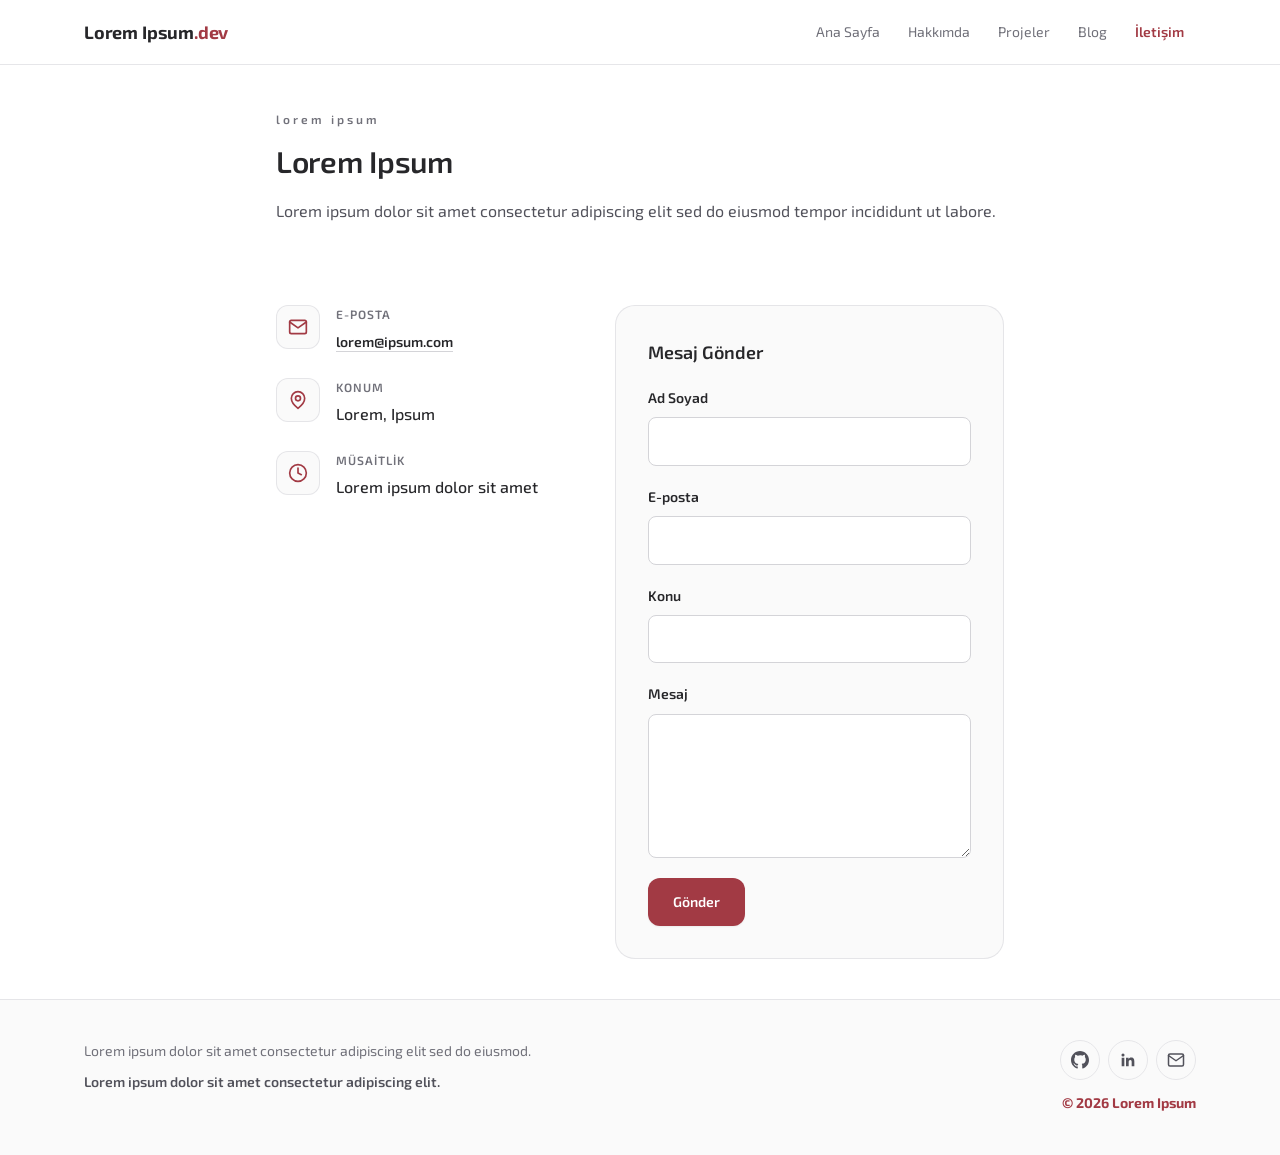
<file: contact.html>
<!DOCTYPE html>
<html lang="tr">
<head>
  <meta charset="UTF-8">
  <meta name="viewport" content="width=device-width, initial-scale=1.0">
  <title>İletişim | Lorem Ipsum</title>
  <meta name="description" content="Lorem ipsum dolor sit amet consectetur adipiscing elit.">
  <link rel="icon" href="">
  <link rel="preconnect" href="https://fonts.googleapis.com">
  <link rel="preconnect" href="https://fonts.gstatic.com" crossorigin>
  <link href="https://fonts.googleapis.com/css2?family=Exo+2:wght@400;500;600;700&display=swap" rel="stylesheet">
  <link rel="stylesheet" href="css/style.css">
</head>
<body>
  <a class="skip-link" href="#main">İçeriğe geç</a>

  <header class="site-header">
    <div class="container container--nav site-header__inner">
      <a class="brand" href="index.html">Lorem Ipsum<span class="brand__dot">.dev</span></a>
      <nav class="site-nav" aria-label="Ana navigasyon">
        <ul>
          <li><a href="index.html">Ana Sayfa</a></li>
          <li><a href="about.html">Hakkımda</a></li>
          <li><a href="projects.html">Projeler</a></li>
          <li><a href="blog.html">Blog</a></li>
          <li><a href="contact.html" aria-current="page">İletişim</a></li>
        </ul>
      </nav>
    </div>
  </header>

  <main id="main">
    <section class="section section--tight" aria-labelledby="contact-heading">
      <div class="container container--content">
        <span class="eyebrow">lorem ipsum</span>
        <h1 id="contact-heading" class="section-title" style="font-size: var(--fs-3xl);">Lorem Ipsum</h1>
        <p class="section-lede">
          Lorem ipsum dolor sit amet consectetur adipiscing elit sed do eiusmod tempor incididunt ut labore.
        </p>
      </div>
    </section>

    <section class="section section--tight" aria-label="İletişim bilgileri ve form">
      <div class="container container--content">
        <div class="contact-grid">

          <div class="contact-info">
            <div class="contact-info__item">
              <span class="contact-info__icon">
                <svg width="20" height="20" viewBox="0 0 24 24" fill="none" stroke="currentColor" stroke-width="2" stroke-linecap="round" stroke-linejoin="round" aria-hidden="true"><rect x="2" y="4" width="20" height="16" rx="2"/><path d="m22 6-10 7L2 6"/></svg>
              </span>
              <div>
                <p class="contact-info__label">E-posta</p>
                <p class="contact-info__value"><a class="text-link" href="">lorem@ipsum.com</a></p>
              </div>
            </div>

            <div class="contact-info__item">
              <span class="contact-info__icon">
                <svg width="20" height="20" viewBox="0 0 24 24" fill="none" stroke="currentColor" stroke-width="2" stroke-linecap="round" stroke-linejoin="round" aria-hidden="true"><path d="M20 10c0 6-8 12-8 12s-8-6-8-12a8 8 0 0 1 16 0Z"/><circle cx="12" cy="10" r="3"/></svg>
              </span>
              <div>
                <p class="contact-info__label">Konum</p>
                <p class="contact-info__value">Lorem, Ipsum</p>
              </div>
            </div>

            <div class="contact-info__item">
              <span class="contact-info__icon">
                <svg width="20" height="20" viewBox="0 0 24 24" fill="none" stroke="currentColor" stroke-width="2" stroke-linecap="round" stroke-linejoin="round" aria-hidden="true"><circle cx="12" cy="12" r="10"/><polyline points="12 6 12 12 16 14"/></svg>
              </span>
              <div>
                <p class="contact-info__label">Müsaitlik</p>
                <p class="contact-info__value">Lorem ipsum dolor sit amet</p>
              </div>
            </div>

          </div>

          <form class="contact-form" action="#" method="post">
            <h2 class="card__title" style="font-size: var(--fs-lg);">Mesaj Gönder</h2>


              <div class="field">
                <label for="name">Ad Soyad</label>
                <input type="text" id="name" name="name" autocomplete="name" required>
              </div>


            <div class="field">
              <label for="email">E-posta</label>
              <input type="email" id="email" name="email" autocomplete="email" required>
            </div>
            <div class="field">
              <label for="subject">Konu</label>
              <input type="text" id="subject" name="subject" required>
            </div>

            <div class="field">
              <label for="message">Mesaj</label>
              <textarea id="message" name="message" required></textarea>
            </div>

            <div>
              <button type="submit" class="btn btn--primary">Gönder</button>
            </div>
          </form>

        </div>
      </div>
    </section>
  </main>

  <footer class="site-footer">
    <div class="container container--nav site-footer__inner">
      <div class="site-footer__about">
        <p>Lorem ipsum dolor sit amet consectetur adipiscing elit sed do eiusmod.</p>
        <p class="site-footer__stack">Lorem ipsum dolor sit amet consectetur adipiscing elit.</p>
      </div>
      <div class="site-footer__meta">
        <div class="site-footer__socials">
 
            <a class="icon-link" href="" target="_blank" rel="noopener noreferrer" aria-label="GitHub profilim">
              <svg width="18" height="18" viewBox="0 0 24 24" fill="currentColor" aria-hidden="true"><path d="M12 0C5.37 0 0 5.37 0 12c0 5.31 3.438 9.8 8.205 11.387.6.113.82-.26.82-.577v-2.234c-3.338.726-4.033-1.416-4.033-1.416-.546-1.387-1.333-1.756-1.333-1.756-1.089-.745.082-.729.082-.729 1.205.084 1.838 1.238 1.838 1.238 1.07 1.834 2.807 1.304 3.492.997.108-.775.418-1.304.762-1.603-2.665-.303-5.466-1.332-5.466-5.931 0-1.31.468-2.381 1.235-3.221-.123-.303-.535-1.522.117-3.176 0 0 1.008-.322 3.3 1.23a11.55 11.55 0 0 1 3-.404c1.02.005 2.047.138 3 .404 2.288-1.552 3.294-1.23 3.294-1.23.654 1.654.242 2.873.12 3.176.77.84 1.233 1.911 1.233 3.221 0 4.61-2.807 5.625-5.48 5.921.43.372.813 1.104.813 2.226v3.293c0 .32.216.694.825.576C20.565 21.796 24 17.31 24 12c0-6.63-5.37-12-12-12z"/></svg>
            </a>
            <a class="icon-link" href="" target="_blank" rel="noopener noreferrer" aria-label="LinkedIn profilim">
              <svg width="18" height="18" viewBox="0 0 24 24" fill="currentColor" aria-hidden="true"><path d="M20.447 20.452h-3.554v-5.569c0-1.328-.027-3.037-1.852-3.037-1.853 0-2.136 1.446-2.136 2.94v5.666H9.351V9h3.414v1.561h.049c.475-.9 1.637-1.85 3.37-1.85 3.601 0 4.267 2.37 4.267 5.455v6.286zM5.337 7.433a2.062 2.062 0 1 1 0-4.124 2.062 2.062 0 0 1 0 4.124zM7.114 20.452H3.558V9h3.556v11.452z"/></svg>
            </a>
            <a class="icon-link" href="" aria-label="Bana e-posta gönder">
              <svg width="18" height="18" viewBox="0 0 24 24" fill="none" stroke="currentColor" stroke-width="2" stroke-linecap="round" stroke-linejoin="round" aria-hidden="true"><rect x="2" y="4" width="20" height="16" rx="2"/><path d="m22 6-10 7L2 6"/></svg>
            </a>

       
        </div>
        <p class="site-footer__copyright">© 2026 Lorem Ipsum</p>
      </div>
    </div>
  </footer>
</body>
</html>
</file>
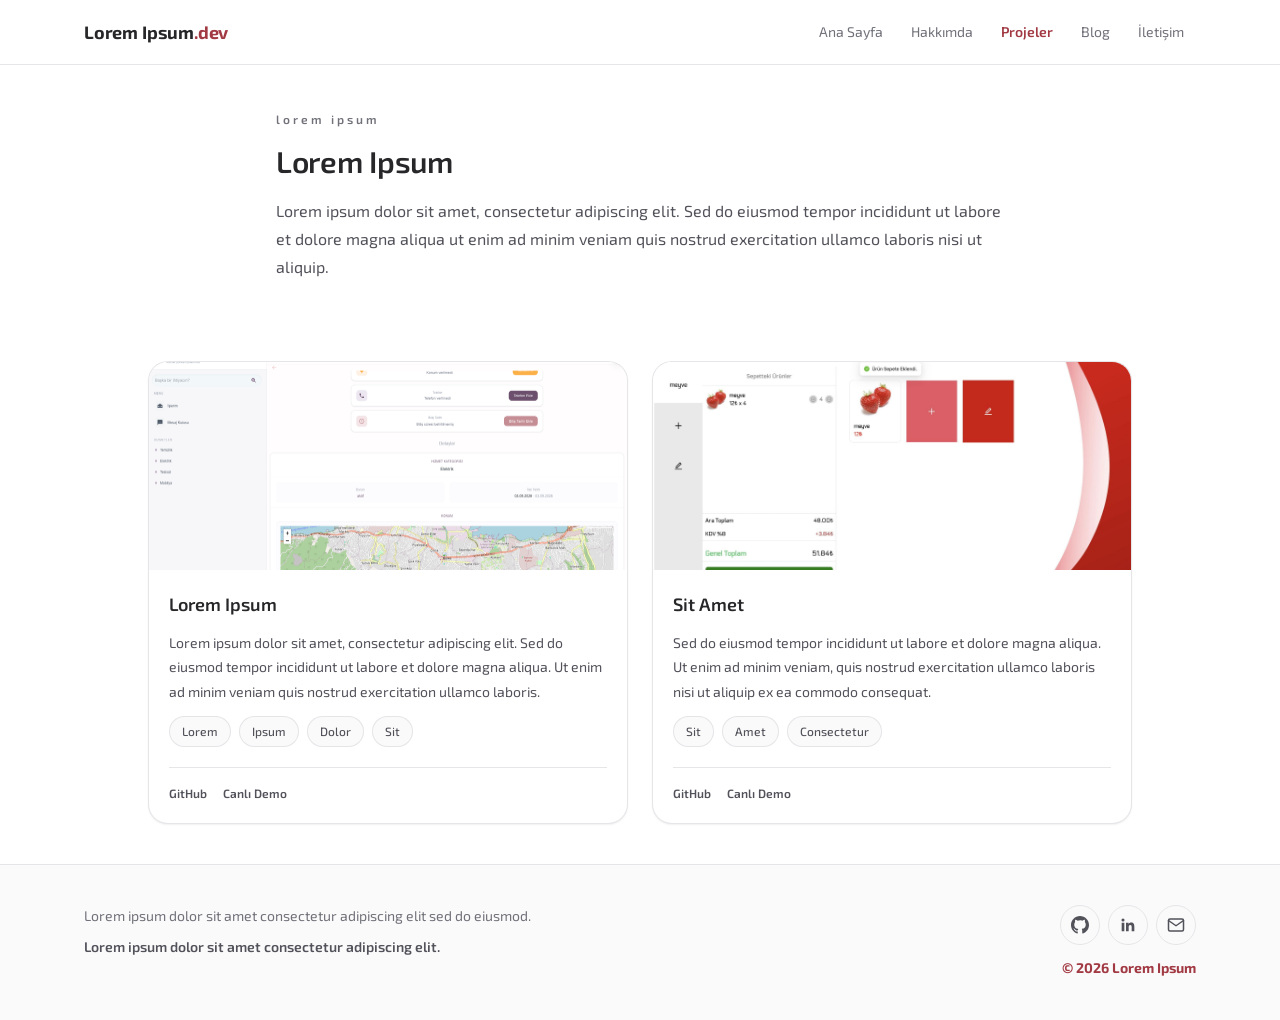
<file: projects.html>
<!DOCTYPE html>
<html lang="tr">
<head>
  <meta charset="UTF-8">
  <meta name="viewport" content="width=device-width, initial-scale=1.0">
  <title>Projeler | Lorem Ipsum</title>
  <meta name="description" content="Lorem ipsum dolor sit amet consectetur adipiscing elit sed do eiusmod tempor.">
  <link rel="icon" href="">
  <link rel="preconnect" href="https://fonts.googleapis.com">
  <link rel="preconnect" href="https://fonts.gstatic.com" crossorigin>
  <link href="https://fonts.googleapis.com/css2?family=Exo+2:wght@400;500;600;700&display=swap" rel="stylesheet">
  <link rel="stylesheet" href="css/style.css">
</head>
<body>
  <a class="skip-link" href="#main">İçeriğe geç</a>

  <header class="site-header">
    <div class="container container--nav site-header__inner">
      <a class="brand" href="index.html">Lorem Ipsum<span class="brand__dot">.dev</span></a>
      <nav class="site-nav" aria-label="Ana navigasyon">
        <ul>
          <li><a href="index.html">Ana Sayfa</a></li>
          <li><a href="about.html">Hakkımda</a></li>
          <li><a href="projects.html" aria-current="page">Projeler</a></li>
          <li><a href="blog.html">Blog</a></li>
          <li><a href="contact.html">İletişim</a></li>
        </ul>
      </nav>
    </div>
  </header>

  <main id="main">
    <section class="section section--tight" aria-labelledby="projects-heading">
      <div class="container container--content">
        <span class="eyebrow">lorem ipsum</span>
        <h1 id="projects-heading" class="section-title" style="font-size: var(--fs-3xl);">Lorem Ipsum</h1>
        <p class="section-lede">
          Lorem ipsum dolor sit amet, consectetur adipiscing elit. Sed do eiusmod tempor incididunt ut labore et
          dolore magna aliqua ut enim ad minim veniam quis nostrud exercitation ullamco laboris nisi ut aliquip.
        </p>
      </div>
    </section>

    <section class="section section--tight" aria-label="Proje listesi">
      <div class="container container--wide">
        <div class="card-grid">

          <article class="card">
            <div class="card__media">
              <img class="card__media-img" src="assets/images/projects/hizmet-kap.png" alt="Lorem ipsum örnek görsel" loading="lazy">
            </div>
            <div class="card__body">
              <div class="card__head">
                <h2 class="card__title">Lorem Ipsum</h2>
              </div>
              <p class="card__desc">
                Lorem ipsum dolor sit amet, consectetur adipiscing elit. Sed do eiusmod tempor incididunt ut labore
                et dolore magna aliqua. Ut enim ad minim veniam quis nostrud exercitation ullamco laboris.
              </p>
              <div class="tag-list">
                <span class="tag">Lorem</span>
                <span class="tag">Ipsum</span>
                <span class="tag">Dolor</span>
                <span class="tag">Sit</span>
              </div>
              <div class="card__footer">
                <div class="card__links">
                  <a href="#" target="_blank" rel="noopener noreferrer" aria-label="Lorem Ipsum GitHub deposu">GitHub</a>
                  <a href="#" aria-label="Lorem Ipsum canlı demo (yakında)">Canlı Demo</a>
                </div>
              </div>
            </div>
          </article>

          <article class="card">
            <div class="card__media">
              <img class="card__media-img" src="assets/images/projects/invoice-app.jpeg" alt="Lorem ipsum örnek görsel" loading="lazy">
            </div>
            <div class="card__body">
              <div class="card__head">
                <h2 class="card__title">Sit Amet</h2>
              </div>
              <p class="card__desc">
                Sed do eiusmod tempor incididunt ut labore et dolore magna aliqua. Ut enim ad minim veniam, quis
                nostrud exercitation ullamco laboris nisi ut aliquip ex ea commodo consequat.
              </p>
              <div class="tag-list">
                <span class="tag">Sit</span>
                <span class="tag">Amet</span>
                <span class="tag">Consectetur</span>
              </div>
              <div class="card__footer">
                <div class="card__links">
                  <a href="#" target="_blank" rel="noopener noreferrer" aria-label="Sit Amet GitHub deposu">GitHub</a>
                  <a href="#" aria-label="Sit Amet canlı demo (yakında)">Canlı Demo</a>
                </div>
              </div>
            </div>
          </article>

        </div>
      </div>
    </section>
  </main>

  <footer class="site-footer">
    <div class="container container--nav site-footer__inner">
      <div class="site-footer__about">
        <p>Lorem ipsum dolor sit amet consectetur adipiscing elit sed do eiusmod.</p>
        <p class="site-footer__stack">Lorem ipsum dolor sit amet consectetur adipiscing elit.</p>
      </div>
      <div class="site-footer__meta">
        <div class="site-footer__socials">
 
            <a class="icon-link" href="" target="_blank" rel="noopener noreferrer" aria-label="GitHub profilim">
              <svg width="18" height="18" viewBox="0 0 24 24" fill="currentColor" aria-hidden="true"><path d="M12 0C5.37 0 0 5.37 0 12c0 5.31 3.438 9.8 8.205 11.387.6.113.82-.26.82-.577v-2.234c-3.338.726-4.033-1.416-4.033-1.416-.546-1.387-1.333-1.756-1.333-1.756-1.089-.745.082-.729.082-.729 1.205.084 1.838 1.238 1.838 1.238 1.07 1.834 2.807 1.304 3.492.997.108-.775.418-1.304.762-1.603-2.665-.303-5.466-1.332-5.466-5.931 0-1.31.468-2.381 1.235-3.221-.123-.303-.535-1.522.117-3.176 0 0 1.008-.322 3.3 1.23a11.55 11.55 0 0 1 3-.404c1.02.005 2.047.138 3 .404 2.288-1.552 3.294-1.23 3.294-1.23.654 1.654.242 2.873.12 3.176.77.84 1.233 1.911 1.233 3.221 0 4.61-2.807 5.625-5.48 5.921.43.372.813 1.104.813 2.226v3.293c0 .32.216.694.825.576C20.565 21.796 24 17.31 24 12c0-6.63-5.37-12-12-12z"/></svg>
            </a>
            <a class="icon-link" href="" target="_blank" rel="noopener noreferrer" aria-label="LinkedIn profilim">
              <svg width="18" height="18" viewBox="0 0 24 24" fill="currentColor" aria-hidden="true"><path d="M20.447 20.452h-3.554v-5.569c0-1.328-.027-3.037-1.852-3.037-1.853 0-2.136 1.446-2.136 2.94v5.666H9.351V9h3.414v1.561h.049c.475-.9 1.637-1.85 3.37-1.85 3.601 0 4.267 2.37 4.267 5.455v6.286zM5.337 7.433a2.062 2.062 0 1 1 0-4.124 2.062 2.062 0 0 1 0 4.124zM7.114 20.452H3.558V9h3.556v11.452z"/></svg>
            </a>
            <a class="icon-link" href="" aria-label="Bana e-posta gönder">
              <svg width="18" height="18" viewBox="0 0 24 24" fill="none" stroke="currentColor" stroke-width="2" stroke-linecap="round" stroke-linejoin="round" aria-hidden="true"><rect x="2" y="4" width="20" height="16" rx="2"/><path d="m22 6-10 7L2 6"/></svg>
            </a>

       
        </div>
        <p class="site-footer__copyright">© 2026 Lorem Ipsum</p>
      </div>
    </div>
  </footer>

</body>
</html>
</file>
<file: css/style.css>
/* ==========================================================================
   Test Test — Frontend Developer Portfolio Template
   Static HTML + vanilla CSS. No JavaScript, no build step.
   ========================================================================== */

/* ---------------------------------------------------------------------------
   1. Design tokens
   --------------------------------------------------------------------------- */
:root {
  /* Typography */
  --font-sans: "Exo 2", "Segoe UI", Arial, Helvetica, sans-serif;
  --font-mono: "SFMono-Regular", Consolas, "Liberation Mono", Menlo, monospace;

  --fs-xs: 0.75rem;
  --fs-sm: 0.875rem;
  --fs-base: 1rem;
  --fs-lg: 1.125rem;
  --fs-xl: 1.25rem;
  --fs-2xl: 1.5rem;
  --fs-3xl: 1.875rem;
  --fs-4xl: 2.25rem;

  --lh-tight: 1.25;
  --lh-snug: 1.4;
  --lh-normal: 1.6;
  --lh-relaxed: 1.75;

  /* Spacing scale */
  --sp-1: 0.25rem;
  --sp-2: 0.5rem;
  --sp-3: 0.75rem;
  --sp-4: 1rem;
  --sp-5: 1.25rem;
  --sp-6: 1.5rem;
  --sp-8: 2rem;
  --sp-10: 2.5rem;
  --sp-12: 3rem;
  --sp-16: 4rem;
  --sp-20: 5rem;
  --sp-24: 6rem;

  /* Radii */
  --radius-sm: 0.375rem;
  --radius-md: 0.5rem;
  --radius-lg: 0.75rem;
  --radius-xl: 1rem;
  --radius-2xl: 1.25rem;
  --radius-full: 9999px;

  /* Elevation */
  --shadow-sm: 0 1px 2px rgba(15, 15, 20, 0.06);
  --shadow-md: 0 6px 16px -4px rgba(15, 15, 20, 0.12);
  --shadow-lg: 0 16px 32px -12px rgba(15, 15, 20, 0.18);
  --shadow-xl: 0 24px 48px -16px rgba(15, 15, 20, 0.24);

  /* Layout */
  --container-content: 48rem;   /* long-form / single column sections */
  --container-wide: 64rem;      /* card grids */
  --container-nav: 72rem;       /* header / footer rail */
  --gutter: 1.25rem;

  --transition-base: 180ms ease;

  /* Brand accents */
  --color-accent: #a23a44;       /* signature maroon */
  --color-accent-strong: #7f2e37;
  --color-accent-soft: #f3e3e4;
  --color-violet: #8b5cf6;       /* secondary accent, used sparingly */
  --color-amber: #b45309;

  /* Light theme (default) */
  --color-bg: #ffffff;
  --color-bg-raised: #fafafa;
  --color-bg-sunken: #f5f5f6;
  --color-bg-header: rgba(255, 255, 255, 0.85);
  --color-bg-inverse: #18181b;

  --color-text: #27272a;
  --color-text-secondary: #52525b;
  --color-text-muted: #71717a;
  --color-text-on-accent: #ffffff;

  --color-border: rgba(228, 228, 231, 0.9);
  --color-border-strong: #d4d4d8;

  --color-code-bg: #1c1c21;
  --color-code-text: #e4e4e7;
  --color-code-chrome: #2a2a31;
}

/* Dark theme — follows the visitor's OS/browser preference automatically,
   since the template ships without any JavaScript toggle. */
@media (prefers-color-scheme: dark) {
  :root {
    --color-bg: #09090b;
    --color-bg-raised: #18181b;
    --color-bg-sunken: #141416;
    --color-bg-header: rgba(9, 9, 11, 0.85);
    --color-bg-inverse: #f4f4f5;

    --color-text: #f4f4f5;
    --color-text-secondary: #d4d4d8;
    --color-text-muted: #a1a1aa;
    --color-text-on-accent: #ffffff;

    --color-border: rgba(63, 63, 70, 0.6);
    --color-border-strong: #3f3f46;

    --color-accent-soft: rgba(162, 58, 68, 0.16);
    --color-amber: #f2b155;

    --color-code-bg: #0f0f12;
    --color-code-text: #e4e4e7;
    --color-code-chrome: #1c1c21;

    --shadow-sm: 0 1px 2px rgba(0, 0, 0, 0.4);
    --shadow-md: 0 6px 16px -4px rgba(0, 0, 0, 0.5);
    --shadow-lg: 0 16px 32px -12px rgba(0, 0, 0, 0.55);
    --shadow-xl: 0 24px 48px -16px rgba(0, 0, 0, 0.6);
  }
}

/* ---------------------------------------------------------------------------
   2. Reset & base
   --------------------------------------------------------------------------- */
*,
*::before,
*::after {
  box-sizing: border-box;
}

html {
  -webkit-text-size-adjust: 100%;
  scroll-behavior: smooth;
}

body {
  margin: 0;
  font-family: var(--font-sans);
  font-size: var(--fs-base);
  line-height: var(--lh-normal);
  color: var(--color-text);
  background-color: var(--color-bg);
  transition: background-color var(--transition-base), color var(--transition-base);
}

img,
picture {
  max-width: 100%;
  display: block;
}

a {
  color: inherit;
  text-decoration: none;
}

ul,
ol {
  margin: 0;
  padding: 0;
  list-style: none;
}

h1,
h2,
h3,
h4,
p,
figure {
  margin: 0;
}

button,
input,
textarea,
select {
  font: inherit;
  color: inherit;
}

svg {
  flex-shrink: 0;
}

:focus-visible {
  outline: 2px solid var(--color-accent);
  outline-offset: 2px;
  border-radius: var(--radius-sm);
}

/* Skip link — first focusable element, visible only on keyboard focus */
.skip-link {
  position: absolute;
  left: var(--sp-4);
  top: -3rem;
  z-index: 100;
  padding: var(--sp-2) var(--sp-4);
  background: var(--color-accent);
  color: #fff;
  border-radius: var(--radius-md);
  transition: top var(--transition-base);
}

.skip-link:focus {
  top: var(--sp-4);
}

.visually-hidden {
  position: absolute;
  width: 1px;
  height: 1px;
  padding: 0;
  margin: -1px;
  overflow: hidden;
  clip: rect(0, 0, 0, 0);
  white-space: nowrap;
  border: 0;
}

/* ---------------------------------------------------------------------------
   3. Layout helpers
   --------------------------------------------------------------------------- */
.container {
  width: 100%;
  margin-inline: auto;
  padding-inline: var(--gutter);
}

.container--content {
  max-width: var(--container-content);
}

.container--wide {
  max-width: var(--container-wide);
}

.container--nav {
  max-width: var(--container-nav);
}

.section {
  padding-block: var(--sp-16);
}

.section--tight {
  padding-block: var(--sp-10);
}

.section--muted {
  background-color: var(--color-bg-raised);
  border-block: 1px solid var(--color-border);
}

.section__header {
  max-width: 40rem;
  margin-bottom: var(--sp-8);
}

.section__header--center {
  margin-inline: auto;
  text-align: center;
}

.eyebrow {
  display: inline-block;
  font-size: var(--fs-xs);
  font-weight: 600;
  letter-spacing: 0.25em;
  text-transform: lowercase;
  color: var(--color-text-muted);
  margin-bottom: var(--sp-2);
}

.section-title {
  font-size: var(--fs-2xl);
  font-weight: 600;
  letter-spacing: -0.01em;
  color: var(--color-text);
}

.section-lede {
  margin-top: var(--sp-3);
  font-size: var(--fs-base);
  line-height: var(--lh-relaxed);
  color: var(--color-text-secondary);
}

/* ---------------------------------------------------------------------------
   4. Site header / navigation
   --------------------------------------------------------------------------- */
.site-header {
  position: sticky;
  top: 0;
  z-index: 30;
  background-color: var(--color-bg-header);
  backdrop-filter: blur(10px);
  -webkit-backdrop-filter: blur(10px);
  border-bottom: 1px solid var(--color-border);
}

.site-header__inner {
  display: flex;
  align-items: center;
  justify-content: space-between;
  gap: var(--sp-4);
  min-height: 4rem;
  flex-wrap: wrap;
  padding-block: var(--sp-2);
}

.brand {
  font-size: var(--fs-lg);
  font-weight: 700;
  color: var(--color-text);
  letter-spacing: -0.01em;
}

.brand__dot {
  color: var(--color-accent);
}

.site-nav ul {
  display: flex;
  flex-wrap: wrap;
  align-items: center;
  gap: var(--sp-1);
}

.site-nav a {
  display: inline-block;
  padding: var(--sp-2) var(--sp-3);
  font-size: var(--fs-sm);
  color: var(--color-text-muted);
  border-radius: var(--radius-md);
  transition: color var(--transition-base), background-color var(--transition-base);
}

.site-nav a:hover {
  color: var(--color-text);
  background-color: var(--color-bg-raised);
}

.site-nav a[aria-current="page"] {
  color: var(--color-accent);
  font-weight: 600;
}

/* ---------------------------------------------------------------------------
   5. Buttons & links
   --------------------------------------------------------------------------- */
.btn {
  display: inline-flex;
  align-items: center;
  gap: var(--sp-2);
  padding: var(--sp-3) var(--sp-6);
  font-size: var(--fs-sm);
  font-weight: 600;
  border-radius: var(--radius-lg);
  border: 1px solid transparent;
  cursor: pointer;
  transition: transform var(--transition-base), box-shadow var(--transition-base),
    background-color var(--transition-base), border-color var(--transition-base);
}

.btn--primary {
  background-color: var(--color-accent);
  color: #fff;
  box-shadow: var(--shadow-sm);
}

.btn--primary:hover {
  background-color: var(--color-accent-strong);
  box-shadow: var(--shadow-md);
  transform: translateY(-1px);
}

.btn--ghost {
  background-color: transparent;
  color: var(--color-text);
  border-color: var(--color-border-strong);
}

.btn--ghost:hover {
  background-color: var(--color-bg-raised);
  border-color: var(--color-text-muted);
}

.btn-row {
  display: flex;
  flex-wrap: wrap;
  gap: var(--sp-3);
}

.text-link {
  font-size: var(--fs-sm);
  font-weight: 600;
  color: var(--color-text);
  border-bottom: 1px solid var(--color-border-strong);
  padding-bottom: 1px;
  transition: color var(--transition-base), border-color var(--transition-base);
}

.text-link:hover {
  color: var(--color-accent);
  border-color: var(--color-accent);
}

.icon-link {
  display: inline-flex;
  align-items: center;
  justify-content: center;
  width: 2.5rem;
  height: 2.5rem;
  border-radius: var(--radius-full);
  border: 1px solid var(--color-border);
  color: var(--color-text-secondary);
  transition: color var(--transition-base), border-color var(--transition-base), transform var(--transition-base);
}

.icon-link:hover {
  color: var(--color-accent);
  border-color: var(--color-accent);
  transform: translateY(-2px);
}

/* ---------------------------------------------------------------------------
   6. Badges & tags
   --------------------------------------------------------------------------- */
.badge {
  display: inline-flex;
  align-items: center;
  gap: var(--sp-1);
  padding: 0.2rem var(--sp-3);
  font-size: var(--fs-xs);
  font-weight: 600;
  border-radius: var(--radius-full);
  border: 1px solid var(--color-border-strong);
  color: var(--color-text-secondary);
  background-color: var(--color-bg-raised);
  white-space: nowrap;
}

.badge--accent {
  color: var(--color-accent);
  border-color: var(--color-accent);
  background-color: var(--color-accent-soft);
}

.badge--soon {
  color: var(--color-amber);
  border-color: var(--color-amber);
  background-color: transparent;
}

.tag-list {
  display: flex;
  flex-wrap: wrap;
  gap: var(--sp-2);
}

.tag {
  font-size: var(--fs-xs);
  font-weight: 500;
  padding: 0.3rem var(--sp-3);
  border-radius: var(--radius-full);
  border: 1px solid var(--color-border);
  color: var(--color-text-secondary);
  background-color: var(--color-bg-raised);
}

/* ---------------------------------------------------------------------------
   7. Hero
   --------------------------------------------------------------------------- */
.hero {
  padding-block: var(--sp-16) var(--sp-12);
}

.hero__inner {
  display: flex;
  flex-direction: column;
  align-items: center;
  gap: var(--sp-6);
  text-align: center;
}

.hero__avatar {
  width: 128px;
  height: 128px;
  border-radius: var(--radius-full);
  object-fit: cover;
  border: 1px solid var(--color-border);
  padding: 4px;
  box-shadow: var(--shadow-md);
}

.hero__eyebrow {
  display: inline-flex;
  align-items: center;
  gap: var(--sp-2);
  font-size: var(--fs-xs);
  font-weight: 600;
  color: var(--color-accent);
  letter-spacing: 0.08em;
  text-transform: uppercase;
}

.hero__eyebrow::before {
  content: "";
  width: 0.5rem;
  height: 0.5rem;
  border-radius: var(--radius-full);
  background-color: var(--color-accent);
}

.hero__title {
  font-size: var(--fs-4xl);
  font-weight: 700;
  letter-spacing: -0.02em;
  line-height: var(--lh-tight);
  color: var(--color-text);
}

.hero__subtitle {
  max-width: 38rem;
  font-size: var(--fs-lg);
  line-height: var(--lh-relaxed);
  color: var(--color-text-secondary);
}

.hero__socials {
  display: flex;
  gap: var(--sp-3);
}

/* ---------------------------------------------------------------------------
   8. Cards
   --------------------------------------------------------------------------- */
.card-grid {
  display: grid;
  grid-template-columns: repeat(auto-fit, minmax(17rem, 1fr));
  gap: var(--sp-6);
}

.card {
  display: flex;
  flex-direction: column;
  border: 1px solid var(--color-border);
  border-radius: var(--radius-2xl);
  background-color: var(--color-bg);
  box-shadow: var(--shadow-sm);
  overflow: hidden;
  transition: transform var(--transition-base), box-shadow var(--transition-base),
    border-color var(--transition-base);
  height: 100%;
}

.card:hover {
  transform: translateY(-4px);
  box-shadow: var(--shadow-lg);
  border-color: var(--color-border-strong);
}

.card__media {
  height: 13rem;
  background-color: var(--color-bg-sunken);
  overflow: hidden;
}

.card__media-img {
  width: 100%;
  height: 100%;
  object-fit: cover;
  transition: transform var(--transition-base);
}

.card:hover .card__media-img {
  transform: scale(1.04);
}

.card__body {
  display: flex;
  flex-direction: column;
  gap: var(--sp-3);
  padding: var(--sp-5);
  flex: 1;
}

.card__head {
  display: flex;
  align-items: flex-start;
  justify-content: space-between;
  gap: var(--sp-3);
}

.card__title {
  font-size: var(--fs-lg);
  font-weight: 600;
  color: var(--color-text);
}

.card__desc {
  font-size: var(--fs-sm);
  line-height: var(--lh-relaxed);
  color: var(--color-text-secondary);
  flex: 1;
}

.card__meta {
  display: flex;
  align-items: center;
  gap: var(--sp-2);
  font-size: var(--fs-xs);
  color: var(--color-text-muted);
}

.card__meta .dot {
  width: 0.25rem;
  height: 0.25rem;
  border-radius: var(--radius-full);
  background-color: currentColor;
}

.card__footer {
  display: flex;
  align-items: center;
  justify-content: space-between;
  gap: var(--sp-3);
  padding-top: var(--sp-4);
  margin-top: var(--sp-2);
  border-top: 1px solid var(--color-border);
}

.card__links {
  display: flex;
  gap: var(--sp-4);
}

.card__links a {
  font-size: var(--fs-xs);
  font-weight: 600;
  color: var(--color-text-secondary);
  transition: color var(--transition-base);
}

.card__links a:hover {
  color: var(--color-accent);
}

/* ---------------------------------------------------------------------------
   9. Numbered list rows (projects / blog preview on home)
   --------------------------------------------------------------------------- */
.row-list {
  display: flex;
  flex-direction: column;
  border-top: 1px solid var(--color-border);
}

.row-list__item {
  display: flex;
  align-items: flex-start;
  gap: var(--sp-4);
  padding-block: var(--sp-5);
  border-bottom: 1px solid var(--color-border);
  transition: transform var(--transition-base);
}

.row-list__item:hover {
  transform: translateX(4px);
}

.row-list__index {
  flex-shrink: 0;
  width: 2rem;
  font-size: var(--fs-lg);
  font-weight: 600;
  color: var(--color-text-muted);
}

.row-list__content {
  flex: 1;
  min-width: 0;
}

.row-list__title-row {
  display: flex;
  align-items: center;
  gap: var(--sp-3);
  flex-wrap: wrap;
}

.row-list__title {
  font-size: var(--fs-lg);
  font-weight: 600;
  color: var(--color-text);
}

.row-list__desc {
  margin-top: var(--sp-2);
  font-size: var(--fs-sm);
  color: var(--color-text-secondary);
  line-height: var(--lh-relaxed);
}

.row-list__cta {
  display: inline-flex;
  align-items: center;
  gap: var(--sp-1);
  margin-top: var(--sp-3);
  font-size: var(--fs-xs);
  font-weight: 600;
  color: var(--color-text-secondary);
}

.row-list__item:hover .row-list__cta {
  color: var(--color-accent);
}

.row-list__arrow {
  flex-shrink: 0;
  align-self: center;
  color: var(--color-text-muted);
  transition: color var(--transition-base), transform var(--transition-base);
}

.row-list__item:hover .row-list__arrow {
  color: var(--color-accent);
  transform: translateX(3px);
}

/* ---------------------------------------------------------------------------
   10. Tech stack grid
   --------------------------------------------------------------------------- */
.tech-grid {
  display: grid;
  grid-template-columns: repeat(auto-fit, minmax(15rem, 1fr));
  gap: var(--sp-5);
}

.tech-item {
  display: flex;
  align-items: flex-start;
  gap: var(--sp-4);
}

.tech-item__icon {
  flex-shrink: 0;
  display: flex;
  align-items: center;
  justify-content: center;
  width: 3rem;
  height: 3rem;
  border-radius: var(--radius-xl);
  border: 1px solid var(--color-border);
  background-color: var(--color-bg-raised);
  color: var(--color-accent);
}

.tech-item__title {
  font-size: var(--fs-sm);
  font-weight: 600;
  color: var(--color-text);
}

.tech-item__desc {
  margin-top: var(--sp-1);
  font-size: var(--fs-sm);
  color: var(--color-text-muted);
  line-height: var(--lh-normal);
}

/* ---------------------------------------------------------------------------
   11. Timeline (experience / approach)
   --------------------------------------------------------------------------- */
.timeline {
  position: relative;
  display: flex;
  flex-direction: column;
  gap: var(--sp-10);
  padding-left: var(--sp-8);
  border-left: 2px solid var(--color-border);
}

.timeline__item {
  position: relative;
}

.timeline__item::before {
  content: "";
  position: absolute;
  left: calc(-1 * var(--sp-8) - 6px);
  top: 0.35rem;
  width: 0.75rem;
  height: 0.75rem;
  border-radius: var(--radius-full);
  background-color: var(--color-accent);
  box-shadow: 0 0 0 4px var(--color-accent-soft);
}

.timeline__year {
  font-size: var(--fs-xs);
  font-weight: 700;
  letter-spacing: 0.15em;
  text-transform: uppercase;
  color: var(--color-accent);
}

.timeline__head {
  display: flex;
  flex-wrap: wrap;
  align-items: baseline;
  gap: var(--sp-2);
  margin-top: var(--sp-2);
}

.timeline__title {
  font-size: var(--fs-lg);
  font-weight: 600;
  color: var(--color-text);
}

.timeline__company {
  font-size: var(--fs-sm);
  color: var(--color-text-muted);
}

.timeline__meta {
  margin-top: var(--sp-1);
  font-size: var(--fs-xs);
  color: var(--color-text-muted);
}

.timeline__list {
  margin-top: var(--sp-3);
  display: flex;
  flex-direction: column;
  gap: var(--sp-2);
}

.timeline__list li {
  position: relative;
  padding-left: var(--sp-4);
  font-size: var(--fs-sm);
  line-height: var(--lh-relaxed);
  color: var(--color-text-secondary);
}

.timeline__list li::before {
  content: "";
  position: absolute;
  left: 0;
  top: 0.6em;
  width: 0.3rem;
  height: 0.3rem;
  border-radius: var(--radius-full);
  background-color: var(--color-text-muted);
}

.timeline__tags {
  margin-top: var(--sp-4);
}

/* ---------------------------------------------------------------------------
   12. Bullet list (interests, principles summary)
   --------------------------------------------------------------------------- */
.bullet-list {
  display: flex;
  flex-direction: column;
  gap: var(--sp-3);
}

.bullet-list li {
  position: relative;
  padding-left: var(--sp-5);
  font-size: var(--fs-base);
  line-height: var(--lh-relaxed);
  color: var(--color-text-secondary);
}

.bullet-list li::before {
  content: "";
  position: absolute;
  left: 0;
  top: 0.65em;
  width: 0.375rem;
  height: 0.375rem;
  border-radius: var(--radius-full);
  background-color: var(--color-accent);
}

/* Principle cards (About → working principles) */
.principle-grid {
  display: grid;
  grid-template-columns: repeat(auto-fit, minmax(15rem, 1fr));
  gap: var(--sp-5);
}

.principle-card {
  padding: var(--sp-5);
  border: 1px solid var(--color-border);
  border-radius: var(--radius-xl);
  background-color: var(--color-bg-raised);
}

.principle-card__icon {
  display: flex;
  align-items: center;
  justify-content: center;
  width: 2.5rem;
  height: 2.5rem;
  border-radius: var(--radius-lg);
  background-color: var(--color-bg);
  border: 1px solid var(--color-border);
  color: var(--color-accent);
  margin-bottom: var(--sp-3);
}

.principle-card__title {
  font-size: var(--fs-base);
  font-weight: 600;
  color: var(--color-text);
}

.principle-card__desc {
  margin-top: var(--sp-2);
  font-size: var(--fs-sm);
  color: var(--color-text-muted);
  line-height: var(--lh-relaxed);
}

/* ---------------------------------------------------------------------------
   13. CTA band
   --------------------------------------------------------------------------- */
.cta-band {
  display: flex;
  flex-wrap: wrap;
  align-items: center;
  justify-content: space-between;
  gap: var(--sp-6);
  padding: var(--sp-10);
  border-radius: var(--radius-2xl);
  border: 1px solid var(--color-border);
  background-color: var(--color-bg-raised);
}

.cta-band__title {
  font-size: var(--fs-xl);
  font-weight: 600;
  color: var(--color-text);
}

.cta-band__desc {
  margin-top: var(--sp-2);
  font-size: var(--fs-sm);
  color: var(--color-text-secondary);
  max-width: 32rem;
}

/* ---------------------------------------------------------------------------
   14. Contact page
   --------------------------------------------------------------------------- */
.contact-grid {
  display: grid;
  grid-template-columns: minmax(0, 1fr) minmax(0, 1.3fr);
  gap: var(--sp-10);
  align-items: start;
}

.contact-info {
  display: flex;
  flex-direction: column;
  gap: var(--sp-6);
}

.contact-info__item {
  display: flex;
  align-items: flex-start;
  gap: var(--sp-4);
}

.contact-info__icon {
  flex-shrink: 0;
  display: flex;
  align-items: center;
  justify-content: center;
  width: 2.75rem;
  height: 2.75rem;
  border-radius: var(--radius-lg);
  border: 1px solid var(--color-border);
  background-color: var(--color-bg-raised);
  color: var(--color-accent);
}

.contact-info__label {
  font-size: var(--fs-xs);
  font-weight: 600;
  text-transform: uppercase;
  letter-spacing: 0.08em;
  color: var(--color-text-muted);
}

.contact-info__value {
  margin-top: var(--sp-1);
  font-size: var(--fs-base);
  font-weight: 500;
  color: var(--color-text);
}

.contact-form {
  display: flex;

  flex-direction: column;
  gap: var(--sp-5);
  padding: var(--sp-8);
  border: 1px solid var(--color-border);
  border-radius: var(--radius-2xl);
  background-color: var(--color-bg-raised);
}

.form-row {
  display: grid;
  grid-template-columns: 1fr 1fr;
  gap: var(--sp-4);
}

.field {
  display: flex;
  flex-direction: column;
  gap: var(--sp-2);
}

.field label {
  font-size: var(--fs-sm);
  font-weight: 600;
  color: var(--color-text);
}

.field input,
.field textarea {
  padding: var(--sp-3) var(--sp-4);
  font-size: var(--fs-sm);
  color: var(--color-text);
  background-color: var(--color-bg);
  border: 1px solid var(--color-border-strong);
  border-radius: var(--radius-md);
  transition: border-color var(--transition-base), box-shadow var(--transition-base);
}

.field input:focus,
.field textarea:focus {
  border-color: var(--color-accent);
  box-shadow: 0 0 0 3px var(--color-accent-soft);
  outline: none;
}

.field textarea {
  resize: vertical;
  min-height: 9rem;
}

/* ---------------------------------------------------------------------------
   15. Blog detail / prose
   --------------------------------------------------------------------------- */
.article-header {
  max-width: var(--container-content);
  margin-inline: auto;
}

.article-meta {
  display: flex;
  flex-wrap: wrap;
  align-items: center;
  gap: var(--sp-3);
  font-size: var(--fs-xs);
  color: var(--color-text-muted);
}

.article-title {
  margin-top: var(--sp-4);
  font-size: var(--fs-4xl);
  font-weight: 700;
  line-height: var(--lh-tight);
  letter-spacing: -0.02em;
  color: var(--color-text);
}

.article-lede {
  margin-top: var(--sp-4);
  font-size: var(--fs-lg);
  line-height: var(--lh-relaxed);
  color: var(--color-text-secondary);
}

.article-byline {
  display: flex;
  align-items: center;
  gap: var(--sp-3);
  margin-top: var(--sp-6);
  padding-top: var(--sp-6);
  border-top: 1px solid var(--color-border);
}

.article-byline img {
  width: 2.5rem;
  height: 2.5rem;
  border-radius: var(--radius-full);
  object-fit: cover;
}

.article-byline__name {
  font-size: var(--fs-sm);
  font-weight: 600;
  color: var(--color-text);
}

.article-byline__role {
  font-size: var(--fs-xs);
  color: var(--color-text-muted);
}

.article-cover {
  max-width: var(--container-content);
  margin: var(--sp-10) auto;
  height: 20rem;
  border-radius: var(--radius-2xl);
  background-size: cover;
  background-position: center;
  border: 1px solid var(--color-border);
}

.prose {
  max-width: var(--container-content);
  margin-inline: auto;
  color: var(--color-text-secondary);
  font-size: var(--fs-base);
  line-height: var(--lh-relaxed);
}

.prose > * + * {
  margin-top: var(--sp-5);
}

.prose h2 {
  margin-top: var(--sp-10);
  font-size: var(--fs-2xl);
  font-weight: 700;
  color: var(--color-text);
  letter-spacing: -0.01em;
}

.prose h3 {
  margin-top: var(--sp-8);
  font-size: var(--fs-xl);
  font-weight: 600;
  color: var(--color-text);
}

.prose p {
  margin-top: var(--sp-5);
}

.prose ul,
.prose ol {
  margin-top: var(--sp-5);
  padding-left: var(--sp-6);
  display: flex;
  flex-direction: column;
  gap: var(--sp-2);
}

.prose ul {
  list-style: disc;
}

.prose ol {
  list-style: decimal;
}

.prose li::marker {
  color: var(--color-accent);
}

.prose a {
  color: var(--color-text);
  font-weight: 600;
  border-bottom: 1px solid var(--color-border-strong);
}

.prose a:hover {
  color: var(--color-accent);
  border-color: var(--color-accent);
}

.prose blockquote {
  margin-top: var(--sp-6);
  padding: var(--sp-4) var(--sp-6);
  border-left: 3px solid var(--color-accent);
  background-color: var(--color-bg-raised);
  border-radius: 0 var(--radius-md) var(--radius-md) 0;
  font-style: italic;
  color: var(--color-text);
}

.prose code {
  font-family: var(--font-mono);
  font-size: 0.85em;
  padding: 0.15em 0.4em;
  border-radius: var(--radius-sm);
  background-color: var(--color-bg-raised);
  border: 1px solid var(--color-border);
  color: var(--color-accent);
}

.code-block {
  margin-top: var(--sp-6);
  border-radius: var(--radius-lg);
  overflow: hidden;
  background-color: var(--color-code-bg);
  box-shadow: var(--shadow-md);
}

.code-block__chrome {
  display: flex;
  align-items: center;
  justify-content: space-between;
  padding: var(--sp-2) var(--sp-4);
  background-color: var(--color-code-chrome);
}

.code-block__lang {
  font-family: var(--font-mono);
  font-size: var(--fs-xs);
  color: #a1a1aa;
}

.code-block__dots {
  display: flex;
  gap: var(--sp-1);
}

.code-block__dots span {
  width: 0.55rem;
  height: 0.55rem;
  border-radius: var(--radius-full);
  background-color: #52525b;
}

.code-block pre {
  margin: 0;
  padding: var(--sp-5);
  overflow-x: auto;
}

.code-block code {
  font-family: var(--font-mono);
  font-size: var(--fs-sm);
  line-height: var(--lh-relaxed);
  color: var(--color-code-text);
  background: none;
  border: none;
  padding: 0;
}

.article-tags {
  max-width: var(--container-content);
  margin: var(--sp-10) auto 0;
  padding-top: var(--sp-6);
  border-top: 1px solid var(--color-border);
}

.related-grid {
  display: grid;
  grid-template-columns: repeat(auto-fit, minmax(15rem, 1fr));
  gap: var(--sp-5);
}

/* ---------------------------------------------------------------------------
   16. Site footer
   --------------------------------------------------------------------------- */
.site-footer {
  border-top: 1px solid var(--color-border);
  background-color: var(--color-bg-raised);
}

.site-footer__inner {
  display: flex;
  flex-wrap: wrap;
  align-items: flex-start;
  justify-content: space-between;
  gap: var(--sp-6);
  padding-block: var(--sp-10);
}

.site-footer__about {
  display: flex;
  flex-direction: column;
  gap: var(--sp-2);
  font-size: var(--fs-sm);
  color: var(--color-text-muted);
  max-width: 30rem;
}

.site-footer__stack {
  font-weight: 600;
  color: var(--color-text-secondary);
}

.site-footer__meta {
  display: flex;
  flex-direction: column;
  align-items: flex-end;
  gap: var(--sp-3);
}

.site-footer__copyright {
  font-size: var(--fs-sm);
  font-weight: 700;
  color: var(--color-accent);
}

.site-footer__socials {
  display: flex;
  gap: var(--sp-2);
}

/* ---------------------------------------------------------------------------
   17. Responsive breakpoints
   --------------------------------------------------------------------------- */
@media (max-width: 900px) {
  .contact-grid {
    grid-template-columns: 1fr;
  }
}

@media (max-width: 640px) {
  :root {
    --gutter: 1rem;
  }

  .section {
    padding-block: var(--sp-10);
  }

  .hero {
    padding-block: var(--sp-10) var(--sp-8);
  }

  .hero__title {
    font-size: var(--fs-3xl);
  }

  .article-title {
    font-size: var(--fs-2xl);
  }

  .site-header__inner {
    justify-content: center;
    text-align: center;
  }

  .site-nav ul {
    justify-content: center;
  }

  .cta-band {
    flex-direction: column;
    align-items: flex-start;
    text-align: left;
  }

  .form-row {
    grid-template-columns: 1fr;
  }

  .site-footer__inner {
    flex-direction: column;
  }

  .site-footer__meta {
    align-items: flex-start;
  }

  .row-list__item {
    gap: var(--sp-3);
  }

  .timeline {
    padding-left: var(--sp-6);
  }

  .timeline__item::before {
    left: calc(-1 * var(--sp-6) - 6px);
  }
}
</file>
